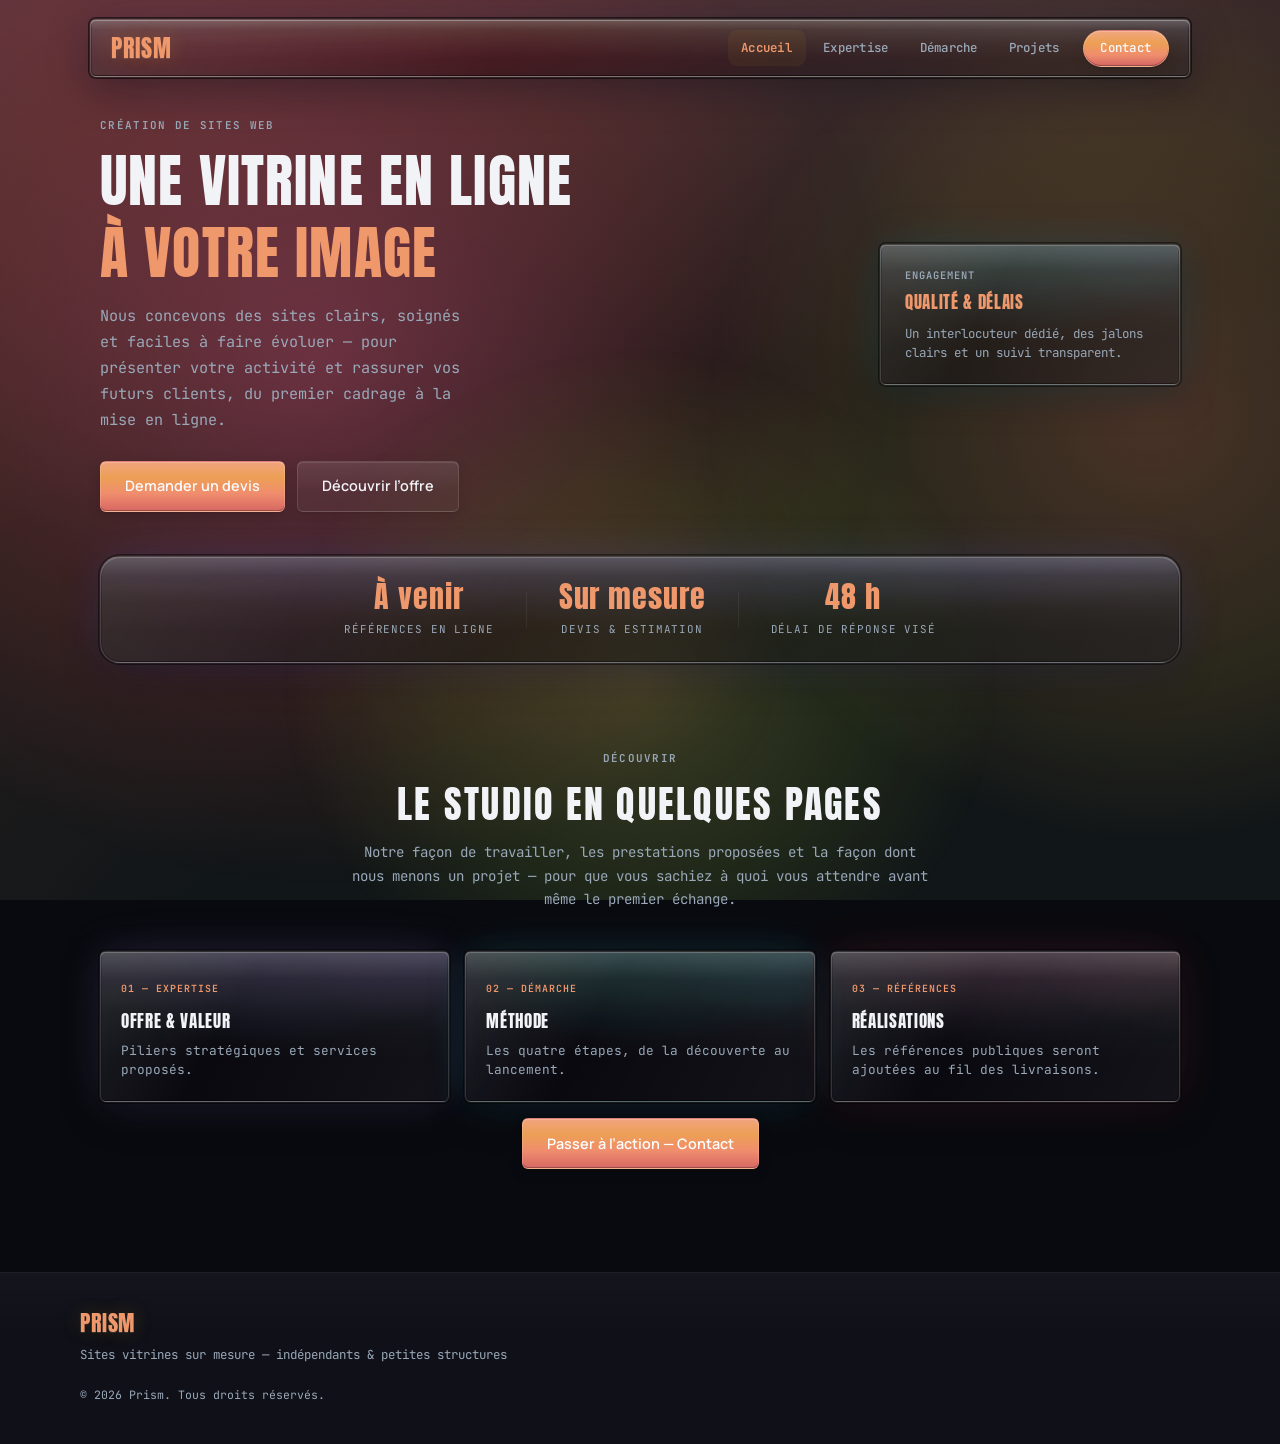
<file: index.html>
<!DOCTYPE html>
<html lang="fr">
<head>
  <meta charset="UTF-8" />
  <meta name="viewport" content="width=device-width, initial-scale=1.0, viewport-fit=cover" />
  <meta name="theme-color" content="#090a0f" />
  <meta name="description" content="Prism — sites vitrines et pages web sur mesure pour indépendants et petites entreprises." />
  <title>Prism — Création de sites web</title>
  <link rel="preconnect" href="https://fonts.googleapis.com" />
  <link rel="preconnect" href="https://fonts.gstatic.com" crossorigin />
  <link href="https://fonts.googleapis.com/css2?family=Anton&family=JetBrains+Mono:wght@400;500;600&family=Manrope:wght@400;500;600;700&display=swap" rel="stylesheet" />
  <link rel="stylesheet" href="styles.css" />
</head>
<body data-prism-page="index">
  <a class="skip-link" href="#contenu">Aller au contenu</a>
  <div class="prism-bg" aria-hidden="true">
    <span class="prism-bg__layer"></span>
  </div>

  <header class="site-header">
    <div class="site-header__inner">
      <a href="index.html" class="logo"><span data-bind="brandName">Prism</span></a>
      <button type="button" class="nav-toggle" data-nav-toggle aria-expanded="false" aria-controls="nav-panel" aria-label="Ouvrir le menu">
        <span class="nav-toggle__bar"></span>
        <span class="nav-toggle__bar"></span>
      </button>
      <nav id="nav-panel" class="nav nav-panel" aria-label="Navigation principale">
        <a href="index.html" data-nav-page="index">Accueil</a>
        <a href="expertise.html" data-nav-page="expertise">Expertise</a>
        <a href="demarche.html" data-nav-page="demarche">Démarche</a>
        <a href="projets.html" data-nav-page="projets">Projets</a>
        <a href="contact.html" class="nav-cta" data-nav-page="contact">Contact</a>
      </nav>
    </div>
  </header>

  <main id="contenu">
    <section class="hero">
      <div class="hero__grid">
        <div class="hero__copy">
          <p class="eyebrow" data-bind="heroKicker">Studio web &amp; design</p>
          <h1 class="hero__title">
            <span data-bind="heroTitle">Sites web sur mesure pour</span>
            <span class="hero__title-accent" data-bind="heroTitleAccent">marques exigeantes</span>
          </h1>
          <p class="hero__lead" data-bind="heroSubtitle">
            Nous concevons des expériences digitales claires, performantes et alignées sur vos objectifs business — du cadrage à la mise en ligne.
          </p>
          <div class="hero__actions">
            <a href="contact.html" class="btn btn--primary">Demander un devis</a>
            <a href="expertise.html" class="btn btn--outline">Découvrir l’offre</a>
          </div>
        </div>
        <aside class="hero__aside" aria-label="Indicateurs">
          <div class="hero-card prism-glass-panel prism-glass-panel--cyan">
            <p class="hero-card__label">Engagement</p>
            <p class="hero-card__value">Qualité &amp; délais</p>
            <p class="hero-card__muted">Un interlocuteur dédié, des jalons clairs et un suivi transparent.</p>
          </div>
        </aside>
      </div>

      <div class="stats prism-glass-panel prism-glass-panel--indigo" data-stats-row>
        <div class="stats__item">
          <span class="stats__value" data-bind="statProjectsValue">—</span>
          <span class="stats__label" data-bind="statProjectsLabel">projets livrés</span>
        </div>
        <div class="stats__divider" aria-hidden="true"></div>
        <div class="stats__item">
          <span class="stats__value" data-bind="statClientsValue">—</span>
          <span class="stats__label" data-bind="statClientsLabel">clients accompagnés</span>
        </div>
        <div class="stats__divider" aria-hidden="true"></div>
        <div class="stats__item">
          <span class="stats__value" data-bind="statDelayValue">48 h</span>
          <span class="stats__label" data-bind="statDelayLabel">délai moyen de réponse</span>
        </div>
      </div>
    </section>

    <section class="section" aria-labelledby="teasers-title">
      <header class="section__head section__head--center">
        <p class="eyebrow">Découvrir</p>
        <h2 id="teasers-title" class="section__title">Le studio en quelques pages</h2>
        <p class="section__intro">
          Notre façon de travailler, les prestations proposées et la façon dont nous menons un projet — pour que vous sachiez à quoi vous attendre avant même le premier échange.
        </p>
      </header>
      <div class="teaser-grid">
        <a class="teaser-card prism-glass-panel prism-glass-panel--violet" href="expertise.html">
          <span class="teaser-card__tag">01 — Expertise</span>
          <h3 class="teaser-card__title">Offre &amp; valeur</h3>
          <p class="teaser-card__text">Piliers stratégiques et services proposés.</p>
        </a>
        <a class="teaser-card prism-glass-panel prism-glass-panel--teal" href="demarche.html">
          <span class="teaser-card__tag">02 — Démarche</span>
          <h3 class="teaser-card__title">Méthode</h3>
          <p class="teaser-card__text">Les quatre étapes, de la découverte au lancement.</p>
        </a>
        <a class="teaser-card prism-glass-panel prism-glass-panel--rose" href="projets.html">
          <span class="teaser-card__tag">03 — Références</span>
          <h3 class="teaser-card__title">Réalisations</h3>
          <p class="teaser-card__text">Les références publiques seront ajoutées au fil des livraisons.</p>
        </a>
      </div>
      <p class="section__intro section__cta-row">
        <a href="contact.html" class="btn btn--primary">Passer à l’action — Contact</a>
      </p>
    </section>

    <section id="temoignage" class="section section--quote" hidden>
      <blockquote class="quote prism-glass-panel prism-glass-panel--lilac">
        <p data-bind="testimonialQuote"></p>
        <footer>
          <cite data-bind="testimonialAuthor"></cite>
          <span class="quote__role" data-bind="testimonialRole"></span>
        </footer>
      </blockquote>
    </section>
  </main>

  <footer class="site-footer">
    <div class="site-footer__inner">
      <div class="site-footer__brand">
        <a href="index.html" class="logo logo--sm"><span data-bind="brandName">Prism</span></a>
        <p class="site-footer__tag">Sites vitrines sur mesure — indépendants &amp; petites structures</p>
      </div>
      <p class="site-footer__legal" data-hide-if-empty>
        <span data-bind="footerNote"></span>
      </p>
      <p class="site-footer__copy">© <span id="year"></span> <span data-bind="brandName">Prism</span>. Tous droits réservés.</p>
    </div>
  </footer>

  <script src="site-config.js"></script>
  <script src="main.js"></script>
</body>
</html>
</file>
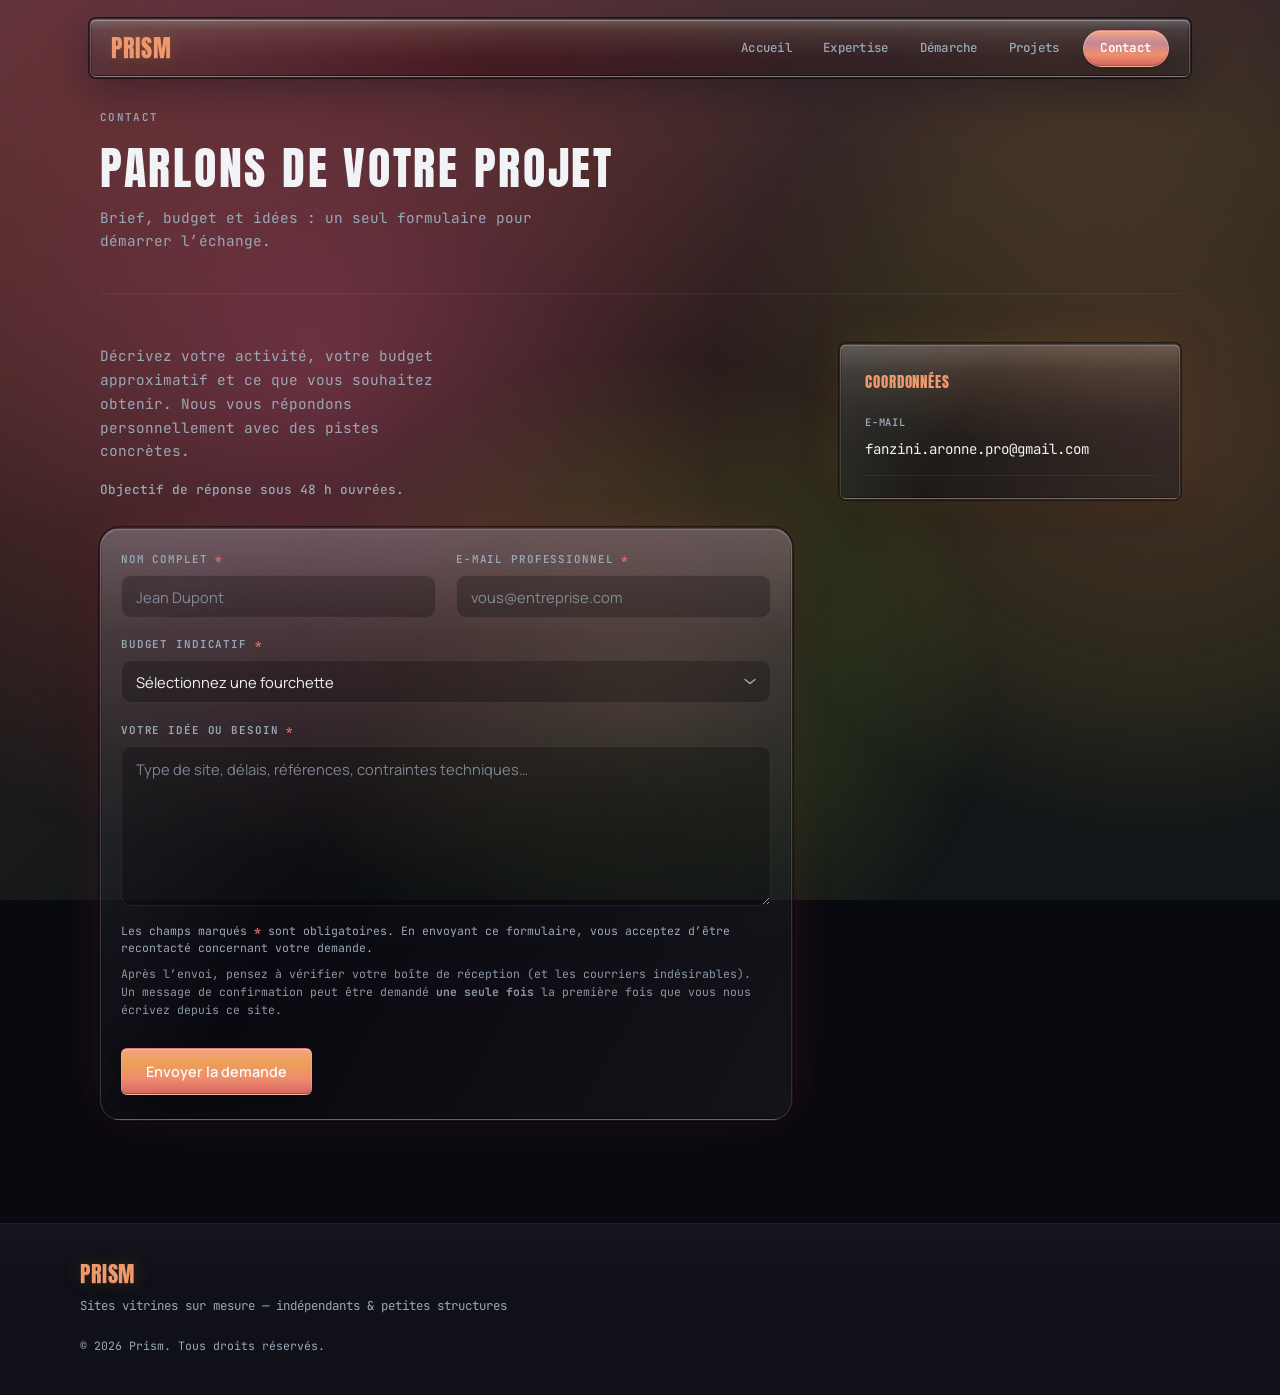
<file: contact.html>
<!DOCTYPE html>
<html lang="fr">
<head>
  <meta charset="UTF-8" />
  <meta name="viewport" content="width=device-width, initial-scale=1.0, viewport-fit=cover" />
  <meta name="theme-color" content="#090a0f" />
  <meta name="description" content="Contact Prism : formulaire projet, budget et idées. Réponse sous 48 h ouvrées." />
  <title>Prism — Contact</title>
  <link rel="preconnect" href="https://fonts.googleapis.com" />
  <link rel="preconnect" href="https://fonts.gstatic.com" crossorigin />
  <link href="https://fonts.googleapis.com/css2?family=Anton&family=JetBrains+Mono:wght@400;500;600&family=Manrope:wght@400;500;600;700&display=swap" rel="stylesheet" />
  <link rel="stylesheet" href="styles.css" />
</head>
<body data-prism-page="contact">
  <a class="skip-link" href="#contenu">Aller au contenu</a>
  <div class="prism-bg" aria-hidden="true">
    <span class="prism-bg__layer"></span>
  </div>

  <header class="site-header">
    <div class="site-header__inner">
      <a href="index.html" class="logo"><span data-bind="brandName">Prism</span></a>
      <button type="button" class="nav-toggle" data-nav-toggle aria-expanded="false" aria-controls="nav-panel" aria-label="Ouvrir le menu">
        <span class="nav-toggle__bar"></span>
        <span class="nav-toggle__bar"></span>
      </button>
      <nav id="nav-panel" class="nav nav-panel" aria-label="Navigation principale">
        <a href="index.html" data-nav-page="index">Accueil</a>
        <a href="expertise.html" data-nav-page="expertise">Expertise</a>
        <a href="demarche.html" data-nav-page="demarche">Démarche</a>
        <a href="projets.html" data-nav-page="projets">Projets</a>
        <a href="contact.html" class="nav-cta" data-nav-page="contact">Contact</a>
      </nav>
    </div>
  </header>

  <main id="contenu">
    <header class="page-head">
      <p class="eyebrow">Contact</p>
      <h1 class="page-head__title">Parlons de votre projet</h1>
      <p class="page-head__lead">Brief, budget et idées : un seul formulaire pour démarrer l’échange.</p>
    </header>

    <section class="section section--contact" aria-labelledby="contact-block-title">
      <h2 id="contact-block-title" class="visually-hidden">Formulaire et coordonnées</h2>
      <div class="contact-layout contact-layout--form">
        <div class="contact-layout__main">
          <p class="contact__lead" data-bind="contactLead"></p>
          <p class="contact__meta" data-bind="contactResponseTime"></p>

          <div
            id="form-success"
            class="form-success prism-glass-panel prism-glass-panel--mint"
            hidden
            role="status"
            aria-live="polite"
            tabindex="-1"
          >
            <strong>Message envoyé</strong>
            <p>Nous avons bien reçu votre demande et vous répondrons dans les meilleurs délais.</p>
          </div>

          <form
            class="contact-form prism-glass-panel prism-glass-panel--rose"
            action="https://formsubmit.co/fanzini.aronne.pro@gmail.com"
            method="post"
          >
            <input type="hidden" name="_subject" value="Prism — Nouveau message (site web)" />
            <input type="hidden" name="_template" value="table" />
            <input type="hidden" name="_captcha" value="false" />
            <input type="hidden" name="_next" id="contact-form-next" value="" />
            <input type="text" name="_honey" class="contact-form__hp" tabindex="-1" autocomplete="off" aria-hidden="true" />

            <div class="form-grid">
              <div class="form-group">
                <label class="form-label" for="contact-name">Nom complet <span class="form-req" aria-hidden="true">*</span></label>
                <input
                  class="form-input"
                  id="contact-name"
                  name="name"
                  type="text"
                  required
                  autocomplete="name"
                  placeholder="Jean Dupont"
                />
              </div>
              <div class="form-group">
                <label class="form-label" for="contact-email">E-mail professionnel <span class="form-req" aria-hidden="true">*</span></label>
                <input
                  class="form-input"
                  id="contact-email"
                  name="email"
                  type="email"
                  required
                  autocomplete="email"
                  inputmode="email"
                  placeholder="vous@entreprise.com"
                />
              </div>
              <div class="form-group form-group--full">
                <label class="form-label" for="contact-budget">Budget indicatif <span class="form-req" aria-hidden="true">*</span></label>
                <select class="form-select" id="contact-budget" name="budget" required>
                  <option value="" disabled selected>Sélectionnez une fourchette</option>
                  <option value="Moins de 500 €">Moins de 500 €</option>
                  <option value="500 € – 2 000 €">500 € – 2 000 €</option>
                  <option value="2 000 € – 5 000 €">2 000 € – 5 000 €</option>
                  <option value="5 000 € – 10 000 €">5 000 € – 10 000 €</option>
                  <option value="Plus de 10 000 €">Plus de 10 000 €</option>
                  <option value="À définir après échange">À définir après échange</option>
                  <option value="Personnalisé (précisez dans le message)">Personnalisé (précisez dans le message)</option>
                </select>
              </div>
              <div class="form-group form-group--full">
                <label class="form-label" for="contact-idea">Votre idée ou besoin <span class="form-req" aria-hidden="true">*</span></label>
                <textarea
                  class="form-textarea"
                  id="contact-idea"
                  name="message"
                  required
                  rows="6"
                  placeholder="Type de site, délais, références, contraintes techniques…"
                ></textarea>
              </div>
            </div>

            <p class="form-footnote">
              Les champs marqués <span class="form-req">*</span> sont obligatoires. En envoyant ce formulaire, vous acceptez d’être recontacté concernant votre demande.
            </p>
            <p class="form-footnote form-footnote--muted">
              Après l’envoi, pensez à vérifier votre boîte de réception (et les courriers indésirables). Un message de confirmation peut être demandé <strong>une seule fois</strong> la première fois que vous nous écrivez depuis ce site.
            </p>

            <button type="submit" class="btn btn--primary form-submit">Envoyer la demande</button>
          </form>
        </div>

        <aside class="contact-card contact-card--aside prism-glass-panel prism-glass-panel--coral" aria-labelledby="coords-title">
          <h3 class="contact-card__title" id="coords-title">Coordonnées</h3>
          <ul class="contact-list">
            <li data-hide-if-empty>
              <span class="contact-list__label">E-mail</span>
              <a class="contact-list__value" data-bind="emailLink" href="#">fanzini.aronne.pro@gmail.com</a>
            </li>
            <li data-hide-if-empty>
              <span class="contact-list__label">Téléphone</span>
              <a class="contact-list__value" data-bind="phoneLink" href="#"></a>
            </li>
            <li data-hide-if-empty>
              <span class="contact-list__label">Localisation</span>
              <span class="contact-list__value" data-bind="addressLine"></span>
            </li>
          </ul>
          <div class="contact-social" data-hide-if-empty>
            <span class="contact-list__label">Réseaux</span>
            <div class="contact-social__links">
              <a class="contact-social__a" data-bind="linkedinLink" href="#" data-hide-if-empty>LinkedIn</a>
              <a class="contact-social__a" data-bind="instagramLink" href="#" data-hide-if-empty>Instagram</a>
            </div>
          </div>
        </aside>
      </div>
    </section>
  </main>

  <footer class="site-footer">
    <div class="site-footer__inner">
      <div class="site-footer__brand">
        <a href="index.html" class="logo logo--sm"><span data-bind="brandName">Prism</span></a>
        <p class="site-footer__tag">Sites vitrines sur mesure — indépendants &amp; petites structures</p>
      </div>
      <p class="site-footer__legal" data-hide-if-empty>
        <span data-bind="footerNote"></span>
      </p>
      <p class="site-footer__copy">© <span id="year"></span> <span data-bind="brandName">Prism</span>. Tous droits réservés.</p>
    </div>
  </footer>

  <script src="site-config.js"></script>
  <script src="main.js"></script>
  <script src="contact-form.js"></script>
</body>
</html>
</file>
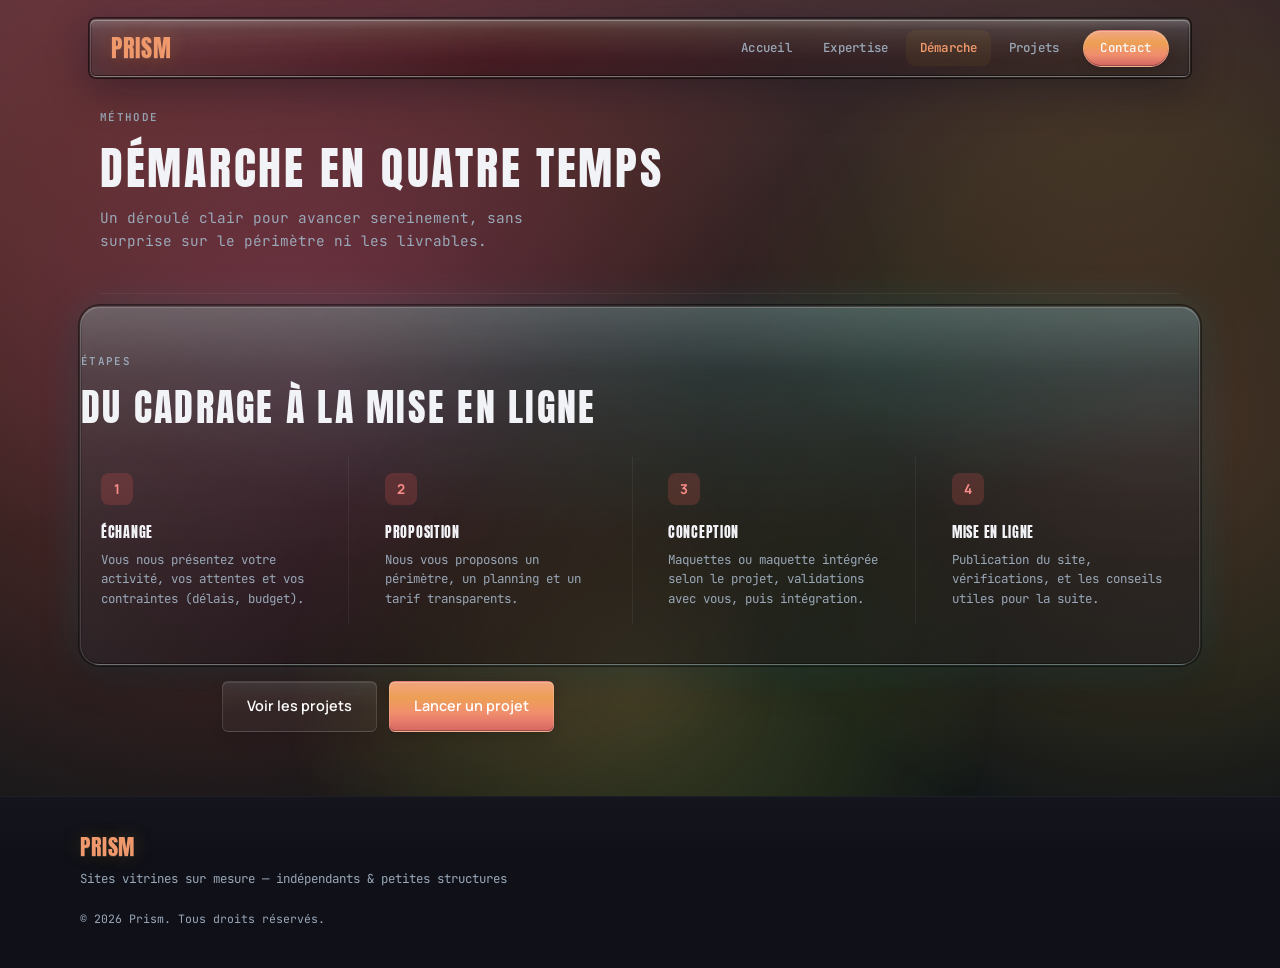
<file: demarche.html>
<!DOCTYPE html>
<html lang="fr">
<head>
  <meta charset="UTF-8" />
  <meta name="viewport" content="width=device-width, initial-scale=1.0, viewport-fit=cover" />
  <meta name="theme-color" content="#090a0f" />
  <meta name="description" content="La démarche Prism : découverte, proposition, conception et lancement de votre site web." />
  <title>Prism — Démarche</title>
  <link rel="preconnect" href="https://fonts.googleapis.com" />
  <link rel="preconnect" href="https://fonts.gstatic.com" crossorigin />
  <link href="https://fonts.googleapis.com/css2?family=Anton&family=JetBrains+Mono:wght@400;500;600&family=Manrope:wght@400;500;600;700&display=swap" rel="stylesheet" />
  <link rel="stylesheet" href="styles.css" />
</head>
<body data-prism-page="demarche">
  <a class="skip-link" href="#contenu">Aller au contenu</a>
  <div class="prism-bg" aria-hidden="true">
    <span class="prism-bg__layer"></span>
  </div>

  <header class="site-header">
    <div class="site-header__inner">
      <a href="index.html" class="logo"><span data-bind="brandName">Prism</span></a>
      <button type="button" class="nav-toggle" data-nav-toggle aria-expanded="false" aria-controls="nav-panel" aria-label="Ouvrir le menu">
        <span class="nav-toggle__bar"></span>
        <span class="nav-toggle__bar"></span>
      </button>
      <nav id="nav-panel" class="nav nav-panel" aria-label="Navigation principale">
        <a href="index.html" data-nav-page="index">Accueil</a>
        <a href="expertise.html" data-nav-page="expertise">Expertise</a>
        <a href="demarche.html" data-nav-page="demarche">Démarche</a>
        <a href="projets.html" data-nav-page="projets">Projets</a>
        <a href="contact.html" class="nav-cta" data-nav-page="contact">Contact</a>
      </nav>
    </div>
  </header>

  <main id="contenu">
    <header class="page-head">
      <p class="eyebrow">Méthode</p>
      <h1 class="page-head__title">Démarche en quatre temps</h1>
      <p class="page-head__lead">Un déroulé clair pour avancer sereinement, sans surprise sur le périmètre ni les livrables.</p>
    </header>

    <section class="section section--surface prism-glass-panel prism-glass-panel--teal" aria-labelledby="process-title">
      <header class="section__head section__head--flush-top">
        <p class="eyebrow" id="process-title">Étapes</p>
        <h2 class="section__title">Du cadrage à la mise en ligne</h2>
      </header>
      <ol class="process-list" data-process></ol>
    </section>

    <p class="section__intro section__cta-row--buttons">
      <a href="projets.html" class="btn btn--outline">Voir les projets</a>
      <a href="contact.html" class="btn btn--primary">Lancer un projet</a>
    </p>
  </main>

  <footer class="site-footer">
    <div class="site-footer__inner">
      <div class="site-footer__brand">
        <a href="index.html" class="logo logo--sm"><span data-bind="brandName">Prism</span></a>
        <p class="site-footer__tag">Sites vitrines sur mesure — indépendants &amp; petites structures</p>
      </div>
      <p class="site-footer__legal" data-hide-if-empty>
        <span data-bind="footerNote"></span>
      </p>
      <p class="site-footer__copy">© <span id="year"></span> <span data-bind="brandName">Prism</span>. Tous droits réservés.</p>
    </div>
  </footer>

  <script src="site-config.js"></script>
  <script src="main.js"></script>
</body>
</html>
</file>
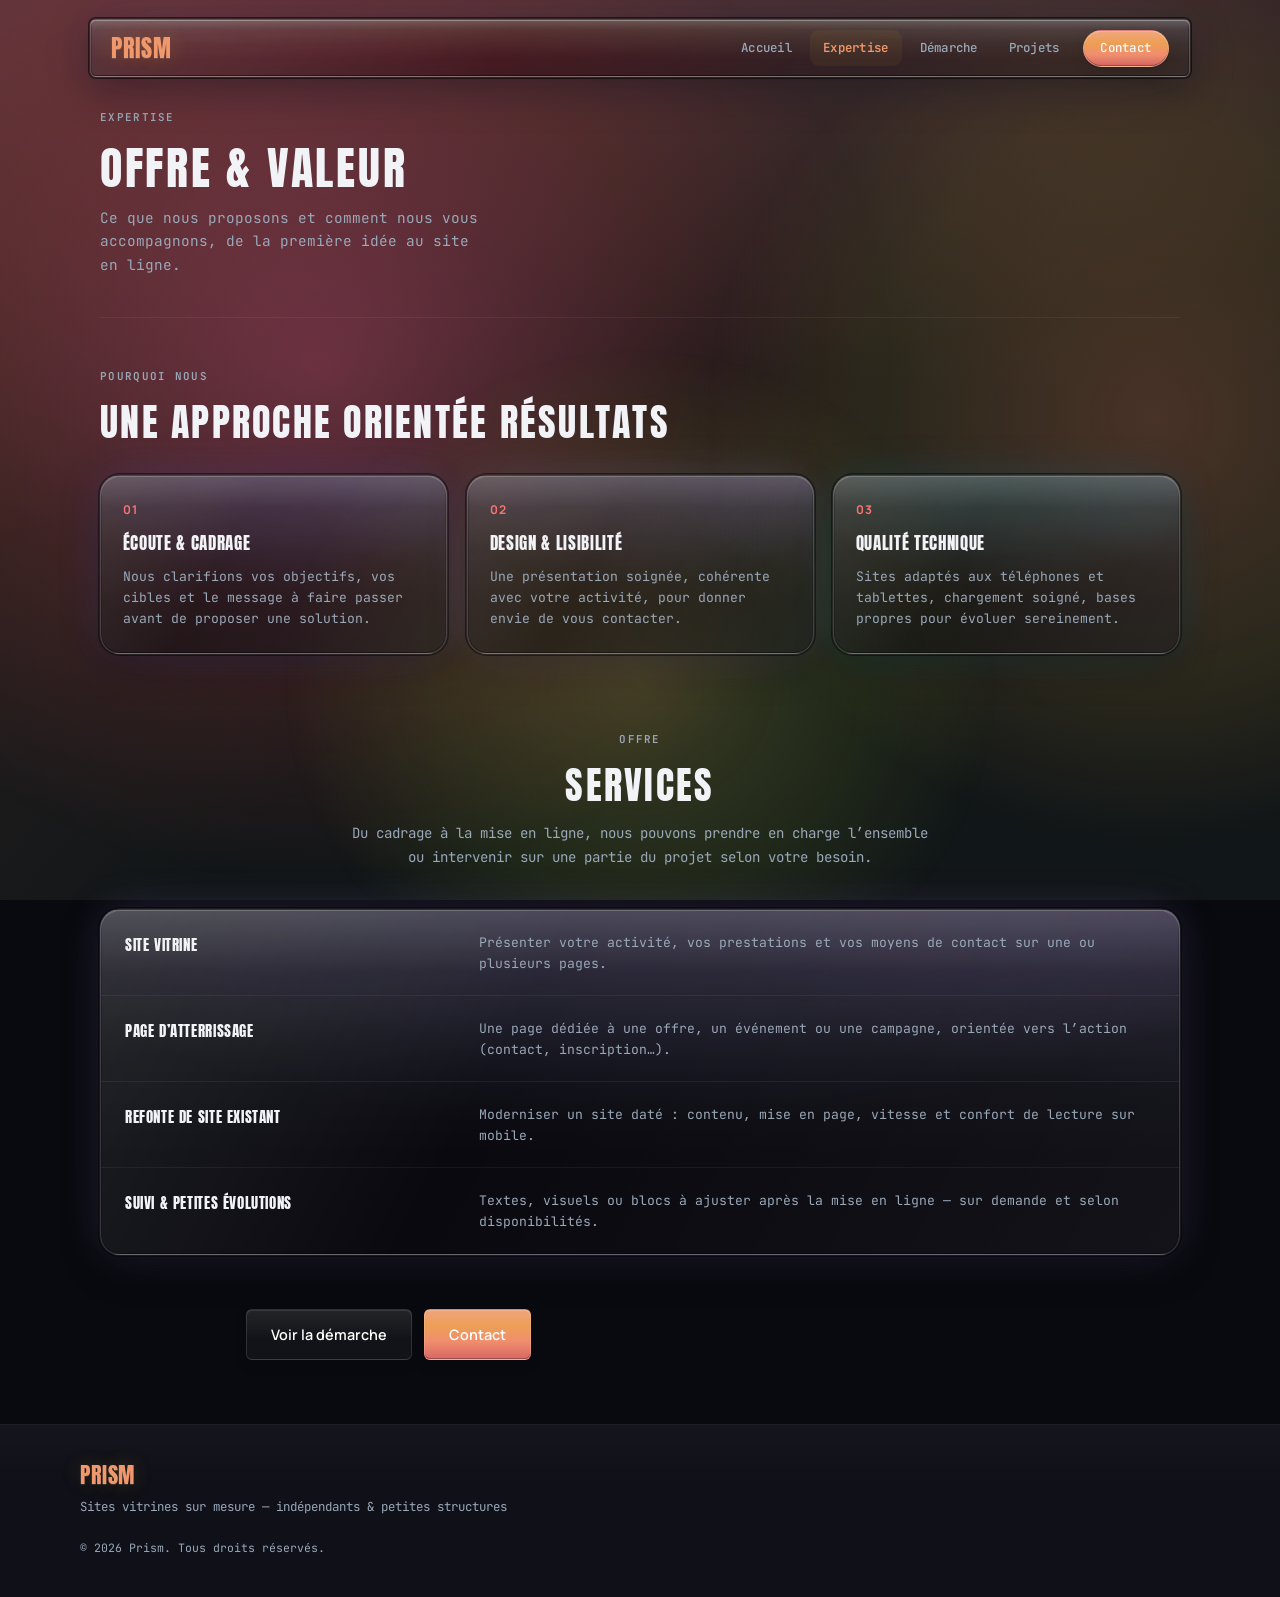
<file: expertise.html>
<!DOCTYPE html>
<html lang="fr">
<head>
  <meta charset="UTF-8" />
  <meta name="viewport" content="width=device-width, initial-scale=1.0, viewport-fit=cover" />
  <meta name="theme-color" content="#090a0f" />
  <meta name="description" content="Expertise Prism : stratégie, design et développement web sur mesure pour entreprises." />
  <title>Prism — Expertise &amp; offre</title>
  <link rel="preconnect" href="https://fonts.googleapis.com" />
  <link rel="preconnect" href="https://fonts.gstatic.com" crossorigin />
  <link href="https://fonts.googleapis.com/css2?family=Anton&family=JetBrains+Mono:wght@400;500;600&family=Manrope:wght@400;500;600;700&display=swap" rel="stylesheet" />
  <link rel="stylesheet" href="styles.css" />
</head>
<body data-prism-page="expertise">
  <a class="skip-link" href="#contenu">Aller au contenu</a>
  <div class="prism-bg" aria-hidden="true">
    <span class="prism-bg__layer"></span>
  </div>

  <header class="site-header">
    <div class="site-header__inner">
      <a href="index.html" class="logo"><span data-bind="brandName">Prism</span></a>
      <button type="button" class="nav-toggle" data-nav-toggle aria-expanded="false" aria-controls="nav-panel" aria-label="Ouvrir le menu">
        <span class="nav-toggle__bar"></span>
        <span class="nav-toggle__bar"></span>
      </button>
      <nav id="nav-panel" class="nav nav-panel" aria-label="Navigation principale">
        <a href="index.html" data-nav-page="index">Accueil</a>
        <a href="expertise.html" data-nav-page="expertise">Expertise</a>
        <a href="demarche.html" data-nav-page="demarche">Démarche</a>
        <a href="projets.html" data-nav-page="projets">Projets</a>
        <a href="contact.html" class="nav-cta" data-nav-page="contact">Contact</a>
      </nav>
    </div>
  </header>

  <main id="contenu">
    <header class="page-head">
      <p class="eyebrow">Expertise</p>
      <h1 class="page-head__title">Offre &amp; valeur</h1>
      <p class="page-head__lead">Ce que nous proposons et comment nous vous accompagnons, de la première idée au site en ligne.</p>
    </header>

    <section class="section section--tight" aria-labelledby="why-title">
      <header class="section__head">
        <p class="eyebrow" id="why-title">Pourquoi nous</p>
        <h2 class="section__title">Une approche orientée résultats</h2>
      </header>
      <ul class="pillar-list" data-pillars></ul>
    </section>

    <section id="services" class="section" aria-labelledby="services-title">
      <header class="section__head section__head--center">
        <p class="eyebrow" id="services-title">Offre</p>
        <h2 class="section__title">Services</h2>
        <p class="section__intro">Du cadrage à la mise en ligne, nous pouvons prendre en charge l’ensemble ou intervenir sur une partie du projet selon votre besoin.</p>
      </header>
      <ul class="service-list prism-glass-panel prism-glass-panel--violet" data-services></ul>
    </section>

    <p class="section__intro section__cta-row--buttons">
      <a href="demarche.html" class="btn btn--outline">Voir la démarche</a>
      <a href="contact.html" class="btn btn--primary">Contact</a>
    </p>
  </main>

  <footer class="site-footer">
    <div class="site-footer__inner">
      <div class="site-footer__brand">
        <a href="index.html" class="logo logo--sm"><span data-bind="brandName">Prism</span></a>
        <p class="site-footer__tag">Sites vitrines sur mesure — indépendants &amp; petites structures</p>
      </div>
      <p class="site-footer__legal" data-hide-if-empty>
        <span data-bind="footerNote"></span>
      </p>
      <p class="site-footer__copy">© <span id="year"></span> <span data-bind="brandName">Prism</span>. Tous droits réservés.</p>
    </div>
  </footer>

  <script src="site-config.js"></script>
  <script src="main.js"></script>
</body>
</html>
</file>
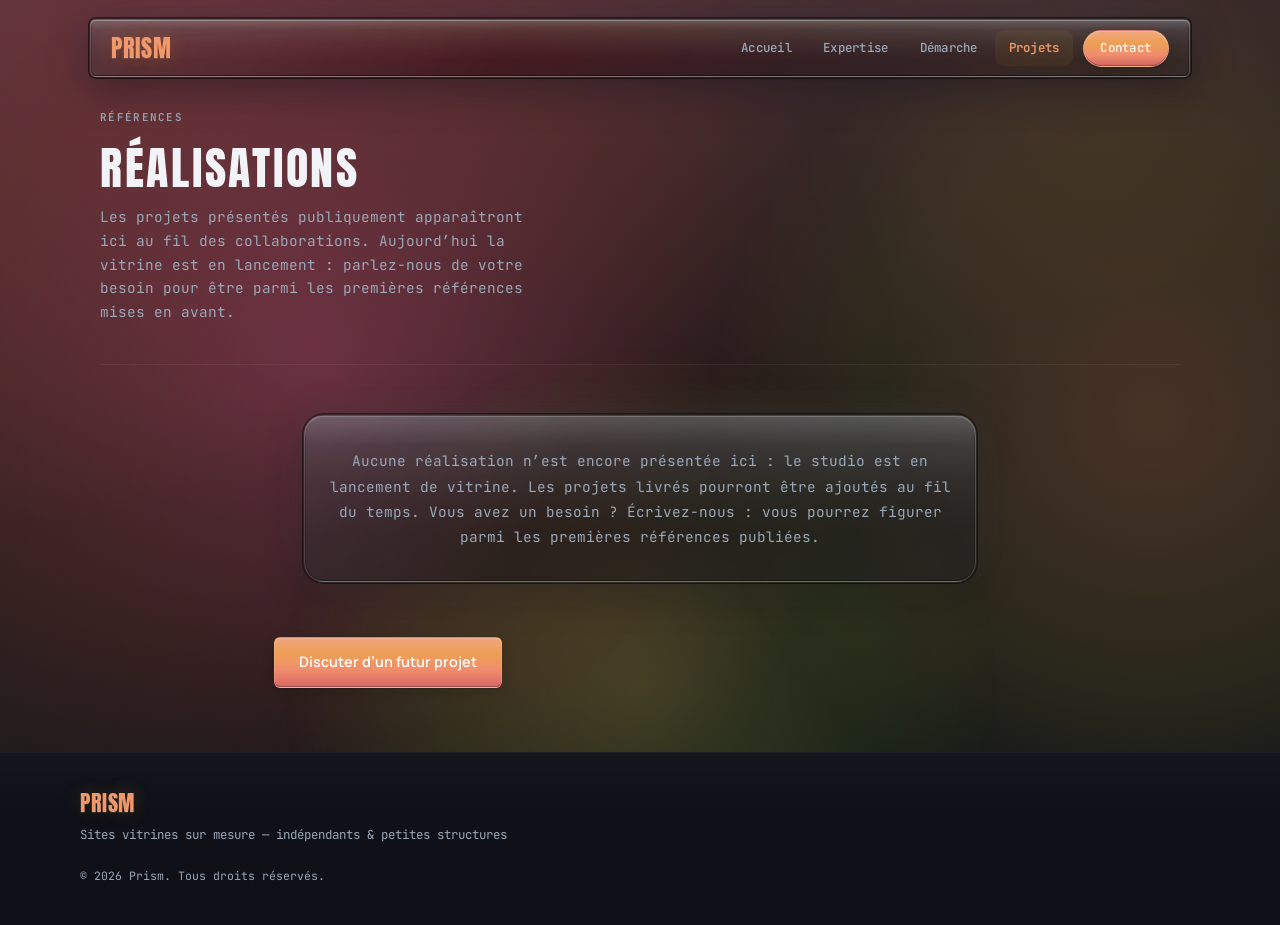
<file: projets.html>
<!DOCTYPE html>
<html lang="fr">
<head>
  <meta charset="UTF-8" />
  <meta name="viewport" content="width=device-width, initial-scale=1.0, viewport-fit=cover" />
  <meta name="theme-color" content="#090a0f" />
  <meta name="description" content="Références Prism : vitrines et pages web livrées sur mesure." />
  <title>Prism — Réalisations</title>
  <link rel="preconnect" href="https://fonts.googleapis.com" />
  <link rel="preconnect" href="https://fonts.gstatic.com" crossorigin />
  <link href="https://fonts.googleapis.com/css2?family=Anton&family=JetBrains+Mono:wght@400;500;600&family=Manrope:wght@400;500;600;700&display=swap" rel="stylesheet" />
  <link rel="stylesheet" href="styles.css" />
</head>
<body data-prism-page="projets">
  <a class="skip-link" href="#contenu">Aller au contenu</a>
  <div class="prism-bg" aria-hidden="true">
    <span class="prism-bg__layer"></span>
  </div>

  <header class="site-header">
    <div class="site-header__inner">
      <a href="index.html" class="logo"><span data-bind="brandName">Prism</span></a>
      <button type="button" class="nav-toggle" data-nav-toggle aria-expanded="false" aria-controls="nav-panel" aria-label="Ouvrir le menu">
        <span class="nav-toggle__bar"></span>
        <span class="nav-toggle__bar"></span>
      </button>
      <nav id="nav-panel" class="nav nav-panel" aria-label="Navigation principale">
        <a href="index.html" data-nav-page="index">Accueil</a>
        <a href="expertise.html" data-nav-page="expertise">Expertise</a>
        <a href="demarche.html" data-nav-page="demarche">Démarche</a>
        <a href="projets.html" data-nav-page="projets">Projets</a>
        <a href="contact.html" class="nav-cta" data-nav-page="contact">Contact</a>
      </nav>
    </div>
  </header>

  <main id="contenu">
    <header class="page-head">
      <p class="eyebrow">Références</p>
      <h1 class="page-head__title">Réalisations</h1>
      <p class="page-head__lead">
        Les projets présentés publiquement apparaîtront ici au fil des collaborations. Aujourd’hui la vitrine est en lancement : parlez-nous de votre besoin pour être parmi les premières références mises en avant.
      </p>
    </header>

    <section class="section section--tight" aria-labelledby="grid-title">
      <h2 id="grid-title" class="visually-hidden">Liste des projets</h2>
      <div class="projet-grid" data-projects></div>
    </section>

    <section id="temoignage" class="section section--quote" hidden>
      <blockquote class="quote prism-glass-panel prism-glass-panel--lilac">
        <p data-bind="testimonialQuote"></p>
        <footer>
          <cite data-bind="testimonialAuthor"></cite>
          <span class="quote__role" data-bind="testimonialRole"></span>
        </footer>
      </blockquote>
    </section>

    <p class="section__intro section__cta-row--buttons">
      <a href="contact.html" class="btn btn--primary">Discuter d’un futur projet</a>
    </p>
  </main>

  <footer class="site-footer">
    <div class="site-footer__inner">
      <div class="site-footer__brand">
        <a href="index.html" class="logo logo--sm"><span data-bind="brandName">Prism</span></a>
        <p class="site-footer__tag">Sites vitrines sur mesure — indépendants &amp; petites structures</p>
      </div>
      <p class="site-footer__legal" data-hide-if-empty>
        <span data-bind="footerNote"></span>
      </p>
      <p class="site-footer__copy">© <span id="year"></span> <span data-bind="brandName">Prism</span>. Tous droits réservés.</p>
    </div>
  </footer>

  <script src="site-config.js"></script>
  <script src="main.js"></script>
</body>
</html>
</file>
<file: styles.css>
:root {
  --safe-top: env(safe-area-inset-top, 0px);
  --safe-bottom: env(safe-area-inset-bottom, 0px);
  /* Espace au-dessus de la barre + hauteur pilule (scroll ancres + menu mobile) */
  --header-float-gap: 1.2rem;
  --header-pill-outer: calc(var(--header-h) + 0.64rem + 2px);
  --header-stack: calc(var(--safe-top) + var(--header-float-gap) + var(--header-pill-outer));
  --bg: #090a0f;
  --bg-elevated: #0f1018;
  --surface: #13141d;
  --border: rgba(255, 255, 255, 0.08);
  --text: #f2f3f7;
  --muted: #9aa8b8;
  --accent: #6366f1;
  --accent-hover: #818cf8;
  --accent-soft: rgba(99, 102, 241, 0.14);
  --gold: #e8b020;
  --gold-soft: rgba(232, 176, 32, 0.14);
  --line: rgba(255, 255, 255, 0.06);
  --radius: 12px;
  --radius-lg: 20px;
  --font-sans: "Manrope", system-ui, sans-serif;
  /* Titres d’impact type affiche / robotique (réf. KASHOW) */
  --font-display: "Anton", Impact, "Arial Narrow", sans-serif;
  /* Texte secondaire type terminal / code */
  --font-mono: "JetBrains Mono", ui-monospace, monospace;
  --header-h: 2.875rem;
  --max: 1120px;
  /* Bandeau : verre type Apple (flou + saturation + reflets) */
  --header-bar-blur: blur(22px) saturate(200%) brightness(1.06);
  --header-glass-fallback: rgba(11, 12, 20, 0.94);
  /* Panneaux contenu : flou un peu plus léger que le header, teintes via classes modificateurs */
  --prism-panel-blur: blur(14px) saturate(170%) brightness(1.04);
  /* Boutons primaires : désormais pilotés par la DA active */
  --btn-orange-fill: var(--gold);
  --btn-orange-fill-hover: var(--accent);
  --btn-glass-border: rgba(255, 255, 255, 0.14);
  --btn-glass-border-hover: rgba(255, 255, 255, 0.22);
  --btn-glass-rim: rgba(255, 255, 255, 0.18);
  --btn-glass-shade: rgba(0, 0, 0, 0.28);
  --btn-glass-blur: blur(12px) saturate(1.05);
  --focus-ring: 0 0 0 3px rgba(99, 102, 241, 0.28);
  --focus-ring-warm: 0 0 0 3px color-mix(in srgb, var(--accent) 35%, transparent);
  --elev-shadow-sm: 0 6px 18px rgba(0, 0, 0, 0.2);
  --elev-shadow-md: 0 12px 32px rgba(0, 0, 0, 0.28);
}

*,
*::before,
*::after {
  box-sizing: border-box;
}

html {
  scroll-behavior: smooth;
}

@media (prefers-reduced-motion: reduce) {
  html {
    scroll-behavior: auto;
  }

  .prism-bg::before,
  .prism-bg::after,
  .prism-bg__layer {
    animation: none !important;
  }
}

html {
  -webkit-text-size-adjust: 100%;
  text-size-adjust: 100%;
}

body {
  margin: 0;
  min-height: 100vh;
  min-height: 100dvh;
  font-family: var(--font-sans);
  font-weight: 400;
  font-size: 1rem;
  color: var(--text);
  background: var(--bg);
  line-height: 1.65;
  -webkit-font-smoothing: antialiased;
  text-rendering: optimizeLegibility;
  overflow-x: clip;
  padding-bottom: var(--safe-bottom);
  /* Fond par page (dégradés .prism-bg) */
  --page-bg-base: #090a0f;
  --page-mesh-a: rgba(99, 102, 241, 0.16);
  --page-mesh-b: rgba(56, 189, 248, 0.09);
  --page-mesh-c: rgba(167, 139, 250, 0.05);
  --blob-a-1: rgba(99, 102, 241, 0.35);
  --blob-a-2: rgba(129, 140, 248, 0.12);
  --blob-b-1: rgba(167, 139, 250, 0.22);
  --blob-b-2: rgba(99, 102, 241, 0.08);
  --blob-c-1: rgba(56, 189, 248, 0.12);
  --blob-c-2: rgba(99, 102, 241, 0.1);
  --blob-dur-a: 26s;
  --blob-dur-b: 32s;
  --blob-dur-c: 38s;
}

body.nav-open {
  overflow: hidden;
  touch-action: none;
}

@media (prefers-reduced-motion: no-preference) {
  * {
    scroll-margin-top: var(--header-stack);
  }
}

.skip-link {
  position: absolute;
  left: -9999px;
  top: 0.75rem;
  z-index: 100;
  padding: 0.5rem 1rem;
  background: var(--text);
  color: var(--bg);
  font-weight: 600;
  border-radius: 6px;
}

.skip-link:focus {
  left: 0.75rem;
}

a {
  transition: color 0.2s ease, text-decoration-color 0.2s ease;
  text-underline-offset: 0.16em;
}

/* ——— Fond : dégradé + calques distincts par page ——— */
body[data-prism-page="expertise"] {
  --page-bg-base: #0b0d14;
  --page-mesh-a: rgba(232, 176, 32, 0.14);
  --page-mesh-b: rgba(45, 212, 191, 0.08);
  --page-mesh-c: rgba(99, 102, 241, 0.06);
  --blob-a-1: rgba(232, 176, 32, 0.28);
  --blob-a-2: rgba(251, 191, 36, 0.1);
  --blob-b-1: rgba(45, 212, 191, 0.18);
  --blob-b-2: rgba(20, 184, 166, 0.07);
  --blob-c-1: rgba(99, 102, 241, 0.14);
  --blob-c-2: rgba(129, 140, 248, 0.08);
  --blob-dur-a: 22s;
  --blob-dur-b: 28s;
  --blob-dur-c: 34s;
}

body[data-prism-page="demarche"] {
  --page-bg-base: #080f12;
  --page-mesh-a: rgba(16, 185, 129, 0.12);
  --page-mesh-b: rgba(56, 189, 248, 0.1);
  --page-mesh-c: rgba(6, 182, 212, 0.05);
  --blob-a-1: rgba(16, 185, 129, 0.26);
  --blob-a-2: rgba(52, 211, 153, 0.1);
  --blob-b-1: rgba(6, 182, 212, 0.2);
  --blob-b-2: rgba(34, 197, 94, 0.07);
  --blob-c-1: rgba(56, 189, 248, 0.14);
  --blob-c-2: rgba(14, 165, 233, 0.09);
  --blob-dur-a: 24s;
  --blob-dur-b: 30s;
  --blob-dur-c: 36s;
}

body[data-prism-page="projets"] {
  --page-bg-base: #0d0a12;
  --page-mesh-a: rgba(217, 70, 239, 0.14);
  --page-mesh-b: rgba(249, 115, 22, 0.08);
  --page-mesh-c: rgba(168, 85, 247, 0.06);
  --blob-a-1: rgba(217, 70, 239, 0.28);
  --blob-a-2: rgba(192, 38, 211, 0.11);
  --blob-b-1: rgba(249, 115, 22, 0.16);
  --blob-b-2: rgba(251, 146, 60, 0.07);
  --blob-c-1: rgba(168, 85, 247, 0.16);
  --blob-c-2: rgba(139, 92, 246, 0.09);
  --blob-dur-a: 21s;
  --blob-dur-b: 27s;
  --blob-dur-c: 33s;
}

body[data-prism-page="contact"] {
  --page-bg-base: #100a10;
  --page-mesh-a: rgba(244, 114, 182, 0.12);
  --page-mesh-b: rgba(99, 102, 241, 0.1);
  --page-mesh-c: rgba(251, 113, 133, 0.05);
  --blob-a-1: rgba(244, 114, 182, 0.24);
  --blob-a-2: rgba(251, 113, 133, 0.1);
  --blob-b-1: rgba(99, 102, 241, 0.2);
  --blob-b-2: rgba(165, 180, 252, 0.08);
  --blob-c-1: rgba(251, 146, 60, 0.1);
  --blob-c-2: rgba(244, 114, 182, 0.09);
  --blob-dur-a: 23s;
  --blob-dur-b: 29s;
  --blob-dur-c: 35s;
}

.prism-bg {
  position: fixed;
  inset: 0;
  z-index: -1;
  overflow: hidden;
  background:
    linear-gradient(168deg, var(--page-mesh-a) 0%, transparent 46%),
    linear-gradient(312deg, transparent 52%, var(--page-mesh-b) 100%),
    radial-gradient(100% 80% at 80% 0%, var(--page-mesh-c), transparent 55%),
    var(--page-bg-base);
  pointer-events: none;
  contain: strict;
}

/* Calques animés : déplacement + légère variation de teinte (effet prisme) */
.prism-bg::before,
.prism-bg::after,
.prism-bg__layer {
  position: absolute;
  border-radius: 50%;
  pointer-events: none;
}

.prism-bg::before {
  content: "";
  width: 120vmax;
  height: 120vmax;
  top: -45%;
  left: -35%;
  background: radial-gradient(
    ellipse 55% 50% at 50% 50%,
    var(--blob-a-1) 0%,
    var(--blob-a-2) 42%,
    transparent 68%
  );
  animation: prism-blob-a var(--blob-dur-a) ease-in-out infinite;
  will-change: transform, filter;
}

.prism-bg::after {
  content: "";
  width: 100vmax;
  height: 100vmax;
  top: -25%;
  right: -40%;
  background: radial-gradient(
    ellipse 50% 48% at 50% 50%,
    var(--blob-b-1) 0%,
    var(--blob-b-2) 45%,
    transparent 70%
  );
  animation: prism-blob-b var(--blob-dur-b) ease-in-out infinite;
  will-change: transform, filter;
}

.prism-bg__layer {
  display: block;
  width: 90vmax;
  height: 90vmax;
  bottom: -40%;
  left: 50%;
  margin-left: -45vmax;
  background: radial-gradient(
    ellipse 48% 45% at 50% 50%,
    var(--blob-c-1) 0%,
    var(--blob-c-2) 38%,
    transparent 65%
  );
  animation: prism-blob-c var(--blob-dur-c) ease-in-out infinite;
  will-change: transform, filter;
}

.da-picker {
  margin: 1.2rem 0 0.45rem;
  padding: 0.85rem 0.95rem 0.95rem;
  border: 1px solid var(--border);
  border-radius: var(--radius-lg);
  background: rgba(12, 13, 20, 0.56);
  backdrop-filter: blur(10px) saturate(125%);
  -webkit-backdrop-filter: blur(10px) saturate(125%);
}

.da-picker__title {
  margin: 0 0 0.6rem;
  font-family: var(--font-mono);
  font-size: 0.66rem;
  text-transform: uppercase;
  letter-spacing: 0.09em;
  color: var(--muted);
  font-weight: 600;
}

.da-picker__group + .da-picker__group {
  margin-top: 0.75rem;
}

.da-picker__group-title {
  margin: 0 0 0.45rem;
  font-family: var(--font-mono);
  font-size: 0.62rem;
  text-transform: uppercase;
  letter-spacing: 0.08em;
  color: var(--muted);
  opacity: 0.92;
}

.da-picker__grid {
  display: grid;
  grid-template-columns: repeat(10, minmax(0, 1fr));
  gap: 0.42rem;
}

@media (max-width: 920px) {
  .da-picker__grid {
    grid-template-columns: repeat(8, minmax(0, 1fr));
  }
}

@media (max-width: 620px) {
  .da-picker__grid {
    grid-template-columns: repeat(6, minmax(0, 1fr));
    gap: 0.36rem;
  }
}

.da-picker__dot {
  width: 100%;
  aspect-ratio: 1 / 1;
  display: grid;
  place-items: center;
  border-radius: 999px;
  border: 1px solid rgba(255, 255, 255, 0.18);
  cursor: pointer;
  background:
    radial-gradient(circle at 30% 25%, rgba(255, 255, 255, 0.72) 0%, transparent 40%),
    linear-gradient(140deg, var(--da-a), var(--da-b));
  box-shadow:
    inset 0 1px 0 rgba(255, 255, 255, 0.25),
    0 2px 10px rgba(0, 0, 0, 0.28);
  transition: transform 0.16s ease, box-shadow 0.2s ease, border-color 0.2s ease;
}

.da-picker__dot--da {
  font-family: var(--font-mono);
  font-size: 0.66rem;
  font-weight: 700;
  color: rgba(255, 255, 255, 0.95);
  text-shadow: 0 1px 2px rgba(0, 0, 0, 0.45);
}

.da-picker__dot--color {
  font-size: 0;
  color: transparent;
}

.da-picker--compact {
  margin: 1rem 0 0.35rem;
  padding: 0.7rem 0.8rem 0.8rem;
}

.da-picker--compact .da-picker__grid {
  grid-template-columns: repeat(9, minmax(0, 1fr));
  gap: 0.34rem;
}

@media (max-width: 700px) {
  .da-picker--compact .da-picker__grid {
    grid-template-columns: repeat(6, minmax(0, 1fr));
  }
}

.da-picker__dot:hover {
  transform: translateY(-1px) scale(1.06);
  border-color: rgba(255, 255, 255, 0.34);
}

.da-picker__dot.is-active {
  border-color: rgba(255, 255, 255, 0.8);
  box-shadow:
    0 0 0 2px rgba(255, 255, 255, 0.24),
    0 6px 16px rgba(0, 0, 0, 0.32);
}

/* DA avancées (ronds 81+): style, layout, box, typo, ambiance */
body[data-da-typo="mono"] {
  --font-display: "JetBrains Mono", ui-monospace, monospace;
}

body[data-da-typo="display"] .section__title,
body[data-da-typo="display"] .page-head__title {
  letter-spacing: 0.06em;
}

body[data-da-layout="wide"] {
  --max: 1240px;
}

body[data-da-layout="compact"] .section {
  padding: 2.4rem 0;
}

body[data-da-layout="flow"] .section__head--center {
  text-align: left;
  margin-left: 0;
  margin-right: 0;
}

@media (min-width: 900px) {
  body[data-da-layout="stack"] .hero__grid {
    grid-template-columns: 1fr;
    gap: 1.6rem;
  }
}

@media (min-width: 640px) {
  body[data-da-layout="flow"] .teaser-grid,
  body[data-da-layout="flow"] .projet-grid {
    grid-template-columns: repeat(2, 1fr);
  }
}

body[data-da-panel="flat"] .prism-glass-panel {
  backdrop-filter: none;
  -webkit-backdrop-filter: none;
  background-image: none;
  background-color: rgba(17, 19, 30, 0.92);
}

body[data-da-panel="frame"] .prism-glass-panel {
  border-width: 2px;
  box-shadow:
    inset 0 0 0 1px rgba(255, 255, 255, 0.09),
    0 0 0 1px rgba(255, 255, 255, 0.08),
    0 10px 30px rgba(0, 0, 0, 0.35);
}

body[data-da-panel="soft"] .prism-glass-panel {
  border-radius: 28px;
}

body[data-da-panel="sharp"] .prism-glass-panel {
  border-radius: 8px;
}

body[data-da-style="editorial"] .page-head__title,
body[data-da-style="editorial"] .hero__title {
  font-size: clamp(2.2rem, 6vw, 4.2rem);
  line-height: 0.98;
}

body[data-da-style="neo"] .btn--primary,
body[data-da-style="neo"] .nav-cta {
  box-shadow:
    inset 0 1px 0 rgba(255, 255, 255, 0.2),
    0 0 0 1px rgba(255, 255, 255, 0.14),
    0 0 24px var(--accent-soft);
}

body[data-da-style="soft"] {
  --border: rgba(255, 255, 255, 0.12);
  --line: rgba(255, 255, 255, 0.08);
}

body[data-da-style="contrast"] {
  --bg: #07070b;
  --bg-elevated: #0d0e15;
  --surface: #141624;
  --text: #fbfdff;
}

body[data-da-style="minimal"] .prism-bg::before,
body[data-da-style="minimal"] .prism-bg::after,
body[data-da-style="minimal"] .prism-bg__layer {
  opacity: 0.35;
  filter: none !important;
}

body[data-da-style="brutal"] .btn,
body[data-da-style="brutal"] .site-header,
body[data-da-style="brutal"] .hero-card,
body[data-da-style="brutal"] .teaser-card,
body[data-da-style="brutal"] .projet-card,
body[data-da-style="brutal"] .contact-card {
  border-radius: 6px !important;
}

/* Transform + hue-rotate dans une seule animation par calque (évite les conflits) */
@keyframes prism-blob-a {
  0%,
  100% {
    transform: translate(0, 0) scale(1);
    filter: hue-rotate(0deg);
  }
  35% {
    transform: translate(6%, 8%) scale(1.06);
    filter: hue-rotate(18deg);
  }
  70% {
    transform: translate(-4%, 5%) scale(0.96);
    filter: hue-rotate(-6deg);
  }
}

@keyframes prism-blob-b {
  0%,
  100% {
    transform: translate(0, 0) scale(1) rotate(0deg);
    filter: hue-rotate(-6deg);
  }
  40% {
    transform: translate(-10%, 6%) scale(1.1) rotate(4deg);
    filter: hue-rotate(22deg);
  }
  75% {
    transform: translate(5%, -4%) scale(0.94) rotate(-3deg);
    filter: hue-rotate(8deg);
  }
}

@keyframes prism-blob-c {
  0%,
  100% {
    transform: translate(0, 0) scale(1);
    filter: hue-rotate(0deg);
  }
  33% {
    transform: translate(4%, -5%) scale(1.08);
    filter: hue-rotate(-16deg);
  }
  66% {
    transform: translate(-5%, 4%) scale(0.92);
    filter: hue-rotate(14deg);
  }
}

/* Transitions cross-document (Chrome récent) + entrée / sortie de page */
@view-transition {
  navigation: auto;
}

::view-transition-old(root),
::view-transition-new(root) {
  animation-duration: 0.48s;
  animation-timing-function: cubic-bezier(0.22, 1, 0.36, 1);
}

@media (prefers-reduced-motion: no-preference) {
  @keyframes prism-page-in-up {
    from {
      opacity: 0;
      transform: translate3d(0, 1.25rem, 0);
    }
    to {
      opacity: 1;
      transform: translate3d(0, 0, 0);
    }
  }

  @keyframes prism-page-in-left {
    from {
      opacity: 0;
      transform: translate3d(-1.35rem, 0.35rem, 0);
    }
    to {
      opacity: 1;
      transform: translate3d(0, 0, 0);
    }
  }

  @keyframes prism-page-in-right {
    from {
      opacity: 0;
      transform: translate3d(1.35rem, 0.35rem, 0);
    }
    to {
      opacity: 1;
      transform: translate3d(0, 0, 0);
    }
  }

  @keyframes prism-page-in-rise {
    from {
      opacity: 0;
      transform: translate3d(0, 1.5rem, 0) scale(0.985);
    }
    to {
      opacity: 1;
      transform: translate3d(0, 0, 0) scale(1);
    }
  }

  @keyframes prism-page-in-soft {
    from {
      opacity: 0;
      transform: translate3d(0, 0.85rem, 0);
      filter: blur(5px);
    }
    to {
      opacity: 1;
      transform: translate3d(0, 0, 0);
      filter: blur(0);
    }
  }

  main#contenu,
  .site-footer {
    animation: prism-page-in-up 0.58s cubic-bezier(0.22, 1, 0.36, 1) 0.06s both;
  }

  .site-footer {
    animation-delay: 0.12s;
  }

  body[data-prism-page="index"] main#contenu,
  body[data-prism-page="index"] .site-footer {
    animation-name: prism-page-in-up;
  }

  body[data-prism-page="expertise"] main#contenu,
  body[data-prism-page="expertise"] .site-footer {
    animation-name: prism-page-in-left;
  }

  body[data-prism-page="demarche"] main#contenu,
  body[data-prism-page="demarche"] .site-footer {
    animation-name: prism-page-in-right;
  }

  body[data-prism-page="projets"] main#contenu,
  body[data-prism-page="projets"] .site-footer {
    animation-name: prism-page-in-rise;
  }

  body[data-prism-page="contact"] main#contenu,
  body[data-prism-page="contact"] .site-footer {
    animation-name: prism-page-in-soft;
  }

  body.prism-page-exit .site-header,
  body.prism-page-exit main#contenu,
  body.prism-page-exit .site-footer {
    opacity: 0;
    transform: translate3d(0, -0.65rem, 0) scale(0.992);
    filter: blur(2px);
    transition:
      opacity 0.32s cubic-bezier(0.4, 0, 1, 1),
      transform 0.32s cubic-bezier(0.4, 0, 1, 1),
      filter 0.32s ease;
    pointer-events: none;
  }
}

/* Header — verre fin façon Apple : reflet haut, flou fort, léger glow */
.site-header {
  position: sticky;
  top: calc(var(--header-float-gap) + var(--safe-top));
  z-index: 50;
  display: flex;
  align-items: center;
  width: min(92%, calc(100% - 1.5rem));
  max-width: 1100px;
  margin-top: calc(var(--header-float-gap) + var(--safe-top));
  margin-left: auto;
  margin-right: auto;
  margin-bottom: 0;
  padding: 0;
  min-height: var(--header-pill-outer);
  border-radius: 9999px;
  isolation: isolate;
  border: 1px solid rgba(255, 255, 255, 0.16);
  background-color: rgba(10, 11, 18, 0.46);
  background-image:
    linear-gradient(
      180deg,
      rgba(255, 255, 255, 0.22) 0%,
      rgba(255, 255, 255, 0.08) 18%,
      rgba(255, 255, 255, 0.03) 45%,
      transparent 72%
    ),
    linear-gradient(
      118deg,
      rgba(255, 255, 255, 0.1) 0%,
      transparent 38%,
      rgba(255, 255, 255, 0.05) 100%
    ),
    radial-gradient(120% 160% at 50% -30%, rgba(232, 176, 32, 0.09) 0%, transparent 58%),
    radial-gradient(90% 120% at 100% 0%, rgba(99, 102, 241, 0.06) 0%, transparent 45%);
  backdrop-filter: var(--header-bar-blur);
  -webkit-backdrop-filter: var(--header-bar-blur);
  box-shadow:
    inset 0 1px 0 rgba(255, 255, 255, 0.38),
    inset 0 -1px 0 rgba(0, 0, 0, 0.32),
    inset 0 0 0 1px rgba(0, 0, 0, 0.22),
    0 0 0 1px rgba(255, 255, 255, 0.07),
    0 0 0 2px rgba(0, 0, 0, 0.55),
    0 12px 40px rgba(0, 0, 0, 0.38),
    0 0 52px rgba(99, 102, 241, 0.08),
    0 0 80px rgba(255, 255, 255, 0.045);
}

.site-header__inner {
  flex: 1 1 auto;
  width: 100%;
  max-width: var(--max);
  margin: 0 auto;
  padding: 0.32rem max(1.25rem, env(safe-area-inset-left, 0px)) 0.32rem max(1.25rem, env(safe-area-inset-right, 0px));
  min-height: var(--header-h);
  display: flex;
  align-items: center;
  justify-content: space-between;
  gap: 1rem;
}

@supports not ((backdrop-filter: blur(1px)) or (-webkit-backdrop-filter: blur(1px))) {
  .site-header {
    background: var(--header-glass-fallback);
    background-image: none;
    box-shadow:
      inset 0 1px 0 rgba(255, 255, 255, 0.14),
      0 0 0 1px rgba(255, 255, 255, 0.08),
      0 0 0 2px rgba(0, 0, 0, 0.5),
      0 8px 28px rgba(0, 0, 0, 0.35);
  }

  .nav-panel {
    background: var(--header-glass-fallback) !important;
    background-image: none !important;
  }

  .prism-glass-panel {
    background-color: var(--surface);
    background-image: none;
    backdrop-filter: none;
    -webkit-backdrop-filter: none;
    box-shadow:
      inset 0 1px 0 rgba(255, 255, 255, 0.12),
      0 0 0 1px rgba(255, 255, 255, 0.08),
      0 0 0 2px rgba(0, 0, 0, 0.5),
      0 8px 28px rgba(0, 0, 0, 0.35);
  }
}

.logo {
  display: inline-flex;
  align-items: center;
  justify-content: center;
  font-family: var(--font-display);
  font-size: 1.5rem;
  font-weight: 400;
  line-height: 1;
  color: var(--gold);
  text-decoration: none;
  letter-spacing: 0.04em;
  text-transform: uppercase;
  text-shadow: 0 0 20px rgba(232, 176, 32, 0.22), 0 1px 0 rgba(255, 255, 255, 0.12);
}

.logo--sm {
  font-size: 1.35rem;
}

.nav-toggle {
  display: inline-flex;
  flex-direction: column;
  align-items: center;
  justify-content: center;
  gap: 6px;
  flex-shrink: 0;
  align-self: center;
  min-width: 44px;
  min-height: 44px;
  width: 2.75rem;
  height: 2.75rem;
  padding: 0;
  border: 1px solid rgba(255, 255, 255, 0.12);
  border-radius: 10px;
  background: var(--surface);
  box-shadow:
    inset 0 1px 0 rgba(255, 255, 255, 0.08),
    0 0 0 1px rgba(0, 0, 0, 0.35);
  cursor: pointer;
  -webkit-tap-highlight-color: var(--accent-soft);
  transition: border-color 0.2s ease, box-shadow 0.2s ease, transform 0.15s ease;
}

.nav-toggle:hover {
  border-color: rgba(255, 255, 255, 0.2);
  box-shadow:
    inset 0 1px 0 rgba(255, 255, 255, 0.1),
    0 0 0 1px rgba(0, 0, 0, 0.35),
    var(--elev-shadow-sm);
}

.nav-toggle:active {
  transform: translateY(1px);
}

.nav-toggle__bar {
  display: block;
  height: 2px;
  width: 1.1rem;
  margin: 0 auto;
  background: var(--text);
  border-radius: 1px;
  transition: transform 0.2s, opacity 0.2s;
}

.nav-toggle[aria-expanded="true"] .nav-toggle__bar:first-child {
  transform: translateY(4px) rotate(45deg);
}

.nav-toggle[aria-expanded="true"] .nav-toggle__bar:last-child {
  transform: translateY(-4px) rotate(-45deg);
}

.nav {
  display: flex;
  align-items: center;
  align-self: center;
  gap: 0.25rem;
}

.nav a {
  display: inline-flex;
  align-items: center;
  justify-content: center;
  font-family: var(--font-mono);
  color: var(--muted);
  text-decoration: none;
  font-size: 0.78rem;
  font-weight: 500;
  line-height: 1.2;
  min-height: 2.25rem;
  padding: 0.35rem 0.85rem;
  border-radius: 9px;
  transition: color 0.2s ease, background 0.2s ease;
  letter-spacing: 0.02em;
}

.nav a:hover {
  color: var(--accent-hover);
  background: rgba(255, 255, 255, 0.055);
}

.nav a.nav__link--current {
  color: var(--gold);
  background: rgba(232, 176, 32, 0.06);
  font-weight: 600;
}

.nav a.nav__link--current.nav-cta {
  color: #fff !important;
  border-color: var(--btn-glass-border-hover) !important;
  background-color: var(--btn-orange-fill-hover) !important;
  box-shadow:
    inset 0 1px 0 rgba(255, 255, 255, 0.16),
    inset 0 -1px 0 rgba(0, 0, 0, 0.22),
    0 1px 2px rgba(0, 0, 0, 0.1),
    0 4px 12px rgba(0, 0, 0, 0.14) !important;
}

.nav-cta {
  margin-left: 0.35rem;
  display: inline-flex !important;
  align-items: center !important;
  justify-content: center !important;
  min-height: 2.35rem !important;
  padding: 0.45rem 1.05rem !important;
  border-radius: 999px !important;
  color: #fafafa !important;
  border: 1px solid var(--btn-glass-border) !important;
  background-color: var(--btn-orange-fill) !important;
  background-image: linear-gradient(
    180deg,
    color-mix(in srgb, #fff 14%, var(--gold) 86%) 0%,
    color-mix(in srgb, var(--gold) 68%, transparent) 34%,
    color-mix(in srgb, var(--gold) 72%, var(--accent) 28%) 68%,
    color-mix(in srgb, var(--accent) 86%, #000 14%) 100%
  ) !important;
  backdrop-filter: var(--btn-glass-blur);
  -webkit-backdrop-filter: var(--btn-glass-blur);
  box-shadow:
    inset 0 1px 0 var(--btn-glass-rim),
    inset 0 -1px 0 var(--btn-glass-shade),
    0 1px 2px rgba(0, 0, 0, 0.1),
    0 4px 14px rgba(0, 0, 0, 0.14);
  transition:
    background-color 0.25s ease,
    border-color 0.25s ease,
    box-shadow 0.25s ease,
    color 0.2s ease !important;
}

.nav-cta:hover {
  color: #fff !important;
  border-color: var(--btn-glass-border-hover) !important;
  background-color: var(--btn-orange-fill-hover) !important;
  background-image: linear-gradient(
    180deg,
    color-mix(in srgb, #fff 16%, var(--gold) 84%) 0%,
    color-mix(in srgb, var(--gold) 48%, var(--accent) 52%) 42%,
    color-mix(in srgb, var(--accent) 88%, #000 12%) 100%
  ) !important;
  box-shadow:
    inset 0 1px 0 rgba(255, 255, 255, 0.2),
    inset 0 -1px 0 rgba(0, 0, 0, 0.25),
    0 2px 4px rgba(0, 0, 0, 0.08),
    0 6px 16px rgba(0, 0, 0, 0.16);
}

@media (max-width: 820px) {
  .site-header {
    width: calc(100% - max(1rem, env(safe-area-inset-left, 0px) + env(safe-area-inset-right, 0px)));
  }

  .nav-toggle {
    display: inline-flex;
  }

  .nav-panel {
    position: fixed;
    top: var(--header-stack);
    left: 0;
    right: 0;
    z-index: 49;
    flex-direction: column;
    align-items: stretch;
    max-height: min(70vh, calc(100dvh - var(--header-stack) - var(--safe-bottom)));
    overflow-y: auto;
    overscroll-behavior: contain;
    padding: 1rem max(1.25rem, env(safe-area-inset-left, 0px)) calc(1.25rem + var(--safe-bottom)) max(1.25rem, env(safe-area-inset-right, 0px));
    border-bottom: 1px solid rgba(255, 255, 255, 0.09);
    background-color: rgba(10, 11, 18, 0.55);
    background-image:
      linear-gradient(
        180deg,
        rgba(255, 255, 255, 0.16) 0%,
        rgba(255, 255, 255, 0.04) 40%,
        transparent 75%
      ),
      radial-gradient(100% 80% at 50% 0%, rgba(232, 176, 32, 0.06) 0%, transparent 50%);
    backdrop-filter: var(--header-bar-blur);
    -webkit-backdrop-filter: var(--header-bar-blur);
    box-shadow:
      inset 0 1px 0 rgba(255, 255, 255, 0.14),
      0 16px 48px rgba(0, 0, 0, 0.35),
      0 0 40px rgba(99, 102, 241, 0.05);
    transform: translateY(-120%);
    opacity: 0;
    visibility: hidden;
    transition: transform 0.3s cubic-bezier(0.22, 1, 0.36, 1), opacity 0.25s ease, visibility 0.25s;
  }

  .nav-panel.is-open {
    transform: translateY(0);
    opacity: 1;
    visibility: visible;
  }

  .nav-panel a {
    padding: 0.85rem 1rem;
    min-height: 44px;
    display: flex;
    align-items: center;
    -webkit-tap-highlight-color: var(--accent-soft);
  }

  .nav-cta {
    margin-left: 0;
    text-align: center;
  }
}

@media (min-width: 821px) {
  .nav-toggle {
    display: none;
  }
}

/* Main */
main {
  max-width: var(--max);
  margin: 0 auto;
  padding: 0 max(1.25rem, env(safe-area-inset-left, 0px)) 4rem max(1.25rem, env(safe-area-inset-right, 0px));
}

main > * {
  min-width: 0;
}

/* En-têtes de pages intérieures */
.page-head {
  padding: 2rem 0 2.5rem;
  border-bottom: 1px solid var(--line);
  margin-bottom: 0.75rem;
}

.page-head__title {
  font-family: var(--font-display);
  font-size: clamp(2rem, 4.5vw, 2.85rem);
  font-weight: 400;
  letter-spacing: 0.03em;
  text-transform: uppercase;
  line-height: 1.1;
  margin: 0.35rem 0 0.75rem;
}

.page-head__lead {
  font-family: var(--font-mono);
  font-size: 0.9rem;
  color: var(--muted);
  max-width: 48ch;
  margin: 0;
  line-height: 1.65;
  text-wrap: pretty;
}

.page-head__lead strong {
  color: var(--text);
  font-weight: 600;
}

.page-head__lead a {
  color: var(--gold);
}

.page-head__lead a:hover {
  color: var(--accent-hover);
  text-decoration: none;
}

.page-head__lead code {
  font-size: 0.88em;
  color: var(--gold);
}

/* Accueil : liens vers les autres pages */
.teaser-grid {
  display: grid;
  gap: 1rem;
}

@media (min-width: 640px) {
  .teaser-grid {
    grid-template-columns: repeat(2, 1fr);
  }
}

@media (min-width: 960px) {
  .teaser-grid {
    grid-template-columns: repeat(3, 1fr);
  }
}

.teaser-card {
  display: block;
  padding: 1.35rem 1.25rem;
  border-radius: var(--radius-lg);
  text-decoration: none;
  color: inherit;
  transition: border-color 0.2s, box-shadow 0.2s, transform 0.15s;
}

.teaser-card:not(.prism-glass-panel) {
  background: var(--surface);
  border: 1px solid var(--border);
}

.teaser-card:hover {
  border-color: rgba(232, 176, 32, 0.35);
  box-shadow: var(--elev-shadow-md);
  transform: translateY(-2px);
}

.teaser-card__tag {
  font-family: var(--font-mono);
  font-size: 0.62rem;
  font-weight: 600;
  text-transform: uppercase;
  letter-spacing: 0.1em;
  color: var(--gold);
}

.teaser-card__title {
  font-family: var(--font-display);
  font-size: 1.05rem;
  font-weight: 400;
  letter-spacing: 0.04em;
  text-transform: uppercase;
  margin: 0.5rem 0 0.35rem;
}

.teaser-card__text {
  font-family: var(--font-mono);
  font-size: 0.8rem;
  color: var(--muted);
  margin: 0;
  line-height: 1.5;
}

.section__cta-row {
  margin-top: 2rem;
  text-align: center;
}

.section__cta-row--buttons {
  display: flex;
  flex-wrap: wrap;
  gap: 0.75rem;
  justify-content: center;
  align-items: center;
  margin: 2rem auto 0;
  max-width: 36rem;
}

.visually-hidden {
  position: absolute;
  width: 1px;
  height: 1px;
  padding: 0;
  margin: -1px;
  overflow: hidden;
  clip: rect(0, 0, 0, 0);
  white-space: nowrap;
  border: 0;
}

a.logo {
  text-decoration: none;
}

/* Hero */
.hero {
  padding: 2.5rem 0 3rem;
}

.hero__grid {
  display: grid;
  gap: 2rem;
  align-items: start;
}

@media (min-width: 900px) {
  .hero__grid {
    grid-template-columns: 1fr minmax(240px, 300px);
    gap: 3rem;
    align-items: center;
  }
}

@media (max-width: 899px) {
  .hero__grid {
    gap: 1.4rem;
  }

  .hero__aside {
    max-width: 28rem;
  }
}

.hero__copy {
  max-width: 40rem;
}

.eyebrow {
  font-family: var(--font-mono);
  text-transform: uppercase;
  letter-spacing: 0.12em;
  font-size: 0.68rem;
  font-weight: 600;
  color: var(--muted);
  margin: 0 0 1rem;
}

.hero__title {
  font-family: var(--font-display);
  font-size: clamp(2.35rem, 5.5vw, 3.6rem);
  font-weight: 400;
  line-height: 1.05;
  letter-spacing: 0.02em;
  text-transform: uppercase;
  margin: 0 0 1.25rem;
}

.hero__title-accent {
  display: block;
  margin-top: 0.2em;
  color: var(--gold);
  font-style: normal;
  font-weight: 400;
}

.hero__lead {
  font-family: var(--font-mono);
  margin: 0 0 1.75rem;
  color: var(--muted);
  font-size: 0.95rem;
  font-weight: 400;
  max-width: 42ch;
  line-height: 1.7;
  text-wrap: pretty;
}

.hero__actions {
  display: flex;
  flex-wrap: wrap;
  gap: 0.75rem;
}

.hero-card {
  border-radius: var(--radius-lg);
  padding: 1.35rem 1.5rem;
}

.hero-card:not(.prism-glass-panel) {
  background: var(--surface);
  border: 1px solid var(--border);
}

.hero-card__label {
  font-family: var(--font-mono);
  margin: 0 0 0.35rem;
  font-size: 0.65rem;
  text-transform: uppercase;
  letter-spacing: 0.1em;
  color: var(--muted);
  font-weight: 600;
}

.hero-card__value {
  font-family: var(--font-display);
  margin: 0 0 0.5rem;
  font-size: 1.05rem;
  font-weight: 400;
  letter-spacing: 0.04em;
  text-transform: uppercase;
  color: var(--gold);
}

.hero-card__muted {
  font-family: var(--font-mono);
  margin: 0;
  font-size: 0.78rem;
  color: var(--muted);
  line-height: 1.5;
}

/* Stats */
.stats {
  display: flex;
  flex-wrap: wrap;
  align-items: center;
  justify-content: center;
  gap: 1.25rem 2rem;
  margin-top: 2.75rem;
  padding: 1.35rem 1.5rem;
  border-radius: var(--radius-lg);
}

.stats:not(.prism-glass-panel) {
  background: var(--bg-elevated);
  border: 1px solid var(--border);
}

.stats__item {
  text-align: center;
  min-width: 7rem;
}

.stats__value {
  display: block;
  font-family: var(--font-display);
  font-size: 1.85rem;
  font-weight: 400;
  color: var(--gold);
  line-height: 1.2;
  letter-spacing: 0.03em;
}

.stats__label {
  font-family: var(--font-mono);
  font-size: 0.68rem;
  color: var(--muted);
  text-transform: uppercase;
  letter-spacing: 0.08em;
}

.stats__divider {
  width: 1px;
  height: 2.25rem;
  background: var(--line);
}

@media (max-width: 640px) {
  .stats {
    display: grid;
    grid-template-columns: repeat(2, minmax(0, 1fr));
    gap: 1rem;
    padding: 1.1rem 1rem;
  }

  .stats__divider {
    display: none;
  }

  .stats__item {
    min-width: 0;
  }

  .stats__item:last-child:nth-child(5) {
    grid-column: 1 / -1;
  }
}

/* Buttons — primaire type « glass frame » (verre, reflet haut, ombre douce) */
.btn {
  display: inline-flex;
  align-items: center;
  justify-content: center;
  padding: 0.8rem 1.5rem;
  border-radius: 999px;
  font-family: var(--font-sans);
  font-weight: 600;
  font-size: 0.9rem;
  text-decoration: none;
  border: 1px solid transparent;
  cursor: pointer;
  transition:
    background-color 0.25s ease,
    border-color 0.25s ease,
    box-shadow 0.25s ease,
    transform 0.2s ease;
}

.btn--primary {
  position: relative;
  color: #fafafa;
  border-color: var(--btn-glass-border);
  background-color: var(--btn-orange-fill);
  background-image: linear-gradient(
    180deg,
    color-mix(in srgb, #fff 12%, var(--gold) 88%) 0%,
    color-mix(in srgb, var(--gold) 70%, transparent) 32%,
    color-mix(in srgb, var(--gold) 70%, var(--accent) 30%) 64%,
    color-mix(in srgb, var(--accent) 88%, #000 12%) 100%
  );
  backdrop-filter: var(--btn-glass-blur);
  -webkit-backdrop-filter: var(--btn-glass-blur);
  box-shadow:
    inset 0 1px 0 var(--btn-glass-rim),
    inset 0 -1px 0 var(--btn-glass-shade),
    0 1px 2px rgba(0, 0, 0, 0.1),
    0 4px 14px rgba(0, 0, 0, 0.14);
}

.btn--primary:hover {
  color: #fff;
  border-color: var(--btn-glass-border-hover);
  background-color: var(--btn-orange-fill-hover);
  background-image: linear-gradient(
    180deg,
    color-mix(in srgb, #fff 14%, var(--gold) 86%) 0%,
    color-mix(in srgb, var(--gold) 45%, var(--accent) 55%) 40%,
    color-mix(in srgb, var(--accent) 90%, #000 10%) 100%
  );
  box-shadow:
    inset 0 1px 0 rgba(255, 255, 255, 0.2),
    inset 0 -1px 0 rgba(0, 0, 0, 0.28),
    0 2px 4px rgba(0, 0, 0, 0.08),
    0 6px 18px rgba(0, 0, 0, 0.16);
  transform: translateY(-1px);
}

.btn--primary:active {
  transform: translateY(0);
  box-shadow:
    inset 0 1px 0 rgba(255, 255, 255, 0.1),
    inset 0 2px 8px rgba(0, 0, 0, 0.22),
    0 1px 2px rgba(0, 0, 0, 0.12);
}

/* Secondaire : verre neutre, sans halo */
.btn--outline {
  color: var(--text);
  border-color: rgba(255, 255, 255, 0.12);
  background-color: rgba(255, 255, 255, 0.04);
  background-image: linear-gradient(
    180deg,
    rgba(255, 255, 255, 0.07) 0%,
    transparent 60%
  );
  backdrop-filter: blur(12px) saturate(1.05);
  -webkit-backdrop-filter: blur(12px) saturate(1.05);
  box-shadow:
    inset 0 1px 0 rgba(255, 255, 255, 0.1),
    0 1px 2px rgba(0, 0, 0, 0.08),
    0 4px 14px rgba(0, 0, 0, 0.1);
}

.btn--outline:hover {
  border-color: rgba(255, 255, 255, 0.18);
  background-color: rgba(255, 255, 255, 0.06);
  box-shadow:
    inset 0 1px 0 rgba(255, 255, 255, 0.14),
    0 2px 4px rgba(0, 0, 0, 0.06),
    0 6px 16px rgba(0, 0, 0, 0.12);
  transform: translateY(-1px);
}

@supports not ((backdrop-filter: blur(1px)) or (-webkit-backdrop-filter: blur(1px))) {
  .btn--primary {
    background-color: var(--gold);
    background-image: linear-gradient(
      180deg,
      color-mix(in srgb, #fff 12%, var(--gold) 88%) 0%,
      color-mix(in srgb, var(--gold) 62%, var(--accent) 38%) 52%,
      color-mix(in srgb, var(--accent) 86%, #000 14%) 100%
    );
    backdrop-filter: none;
    -webkit-backdrop-filter: none;
    box-shadow:
      inset 0 1px 0 rgba(255, 255, 255, 0.15),
      inset 0 -1px 0 rgba(0, 0, 0, 0.25),
      0 1px 2px rgba(0, 0, 0, 0.1),
      0 4px 14px rgba(0, 0, 0, 0.18);
  }

  .btn--outline {
    background-color: rgba(28, 28, 32, 0.92);
    backdrop-filter: none;
    -webkit-backdrop-filter: none;
    box-shadow:
      inset 0 1px 0 rgba(255, 255, 255, 0.08),
      0 2px 8px rgba(0, 0, 0, 0.15);
  }

  .nav-cta {
    backdrop-filter: none !important;
    -webkit-backdrop-filter: none !important;
    background-image: linear-gradient(
      180deg,
      color-mix(in srgb, #fff 12%, var(--gold) 88%) 0%,
      color-mix(in srgb, var(--gold) 58%, var(--accent) 42%) 56%,
      color-mix(in srgb, var(--accent) 86%, #000 14%) 100%
    ) !important;
    background-color: var(--gold) !important;
    box-shadow:
      inset 0 1px 0 rgba(255, 255, 255, 0.15),
      inset 0 -1px 0 rgba(0, 0, 0, 0.25),
      0 1px 2px rgba(0, 0, 0, 0.1),
      0 4px 14px rgba(0, 0, 0, 0.16) !important;
  }
}

.btn--block {
  width: 100%;
  margin-top: 1.25rem;
}

/* Sections */
.section {
  padding: 3.5rem 0;
}

.section--tight {
  padding-top: 2rem;
}

.section--surface {
  margin: 0 -1.25rem;
  padding-left: max(1.25rem, env(safe-area-inset-left, 0px));
  padding-right: max(1.25rem, env(safe-area-inset-right, 0px));
}

.section.section--surface:not(.prism-glass-panel) {
  background: var(--bg-elevated);
  border-top: 1px solid var(--line);
  border-bottom: 1px solid var(--line);
}

/* Panneau verre (cartes, listes, sections) — teintes via --prism-panel-*, sans mélange « or » du header */
.prism-glass-panel {
  --prism-panel-tint-1: rgba(56, 189, 248, 0.12);
  --prism-panel-tint-2: rgba(99, 102, 241, 0.09);
  --prism-panel-glow: rgba(79, 70, 229, 0.12);
  position: relative;
  border-radius: var(--radius-lg);
  overflow: hidden;
  isolation: isolate;
  border: 1px solid rgba(255, 255, 255, 0.14);
  background-color: rgba(10, 11, 18, 0.42);
  background-image:
    linear-gradient(
      180deg,
      rgba(255, 255, 255, 0.2) 0%,
      rgba(255, 255, 255, 0.07) 18%,
      rgba(255, 255, 255, 0.025) 45%,
      transparent 72%
    ),
    linear-gradient(
      118deg,
      rgba(255, 255, 255, 0.09) 0%,
      transparent 38%,
      rgba(255, 255, 255, 0.04) 100%
    ),
    radial-gradient(120% 160% at 50% -30%, var(--prism-panel-tint-1) 0%, transparent 58%),
    radial-gradient(90% 120% at 100% 0%, var(--prism-panel-tint-2) 0%, transparent 46%);
  backdrop-filter: var(--prism-panel-blur);
  -webkit-backdrop-filter: var(--prism-panel-blur);
  box-shadow:
    inset 0 1px 0 rgba(255, 255, 255, 0.26),
    inset 0 -1px 0 rgba(0, 0, 0, 0.26),
    inset 0 0 0 1px rgba(0, 0, 0, 0.18),
    0 0 0 1px rgba(255, 255, 255, 0.06),
    0 0 0 2px rgba(0, 0, 0, 0.45),
    0 12px 38px rgba(0, 0, 0, 0.28),
    0 0 44px var(--prism-panel-glow),
    0 0 72px rgba(255, 255, 255, 0.03);
  transition: border-color 0.22s ease, box-shadow 0.22s ease, transform 0.2s ease;
}

.prism-glass-panel:hover {
  border-color: rgba(255, 255, 255, 0.2);
  box-shadow:
    inset 0 1px 0 rgba(255, 255, 255, 0.28),
    inset 0 -1px 0 rgba(0, 0, 0, 0.26),
    inset 0 0 0 1px rgba(0, 0, 0, 0.18),
    0 0 0 1px rgba(255, 255, 255, 0.08),
    0 0 0 2px rgba(0, 0, 0, 0.45),
    0 16px 36px rgba(0, 0, 0, 0.32),
    0 0 52px var(--prism-panel-glow),
    0 0 72px rgba(255, 255, 255, 0.04);
}

.prism-glass-panel--teal {
  --prism-panel-tint-1: rgba(20, 184, 166, 0.22);
  --prism-panel-tint-2: rgba(6, 182, 212, 0.1);
  --prism-panel-glow: rgba(34, 211, 238, 0.14);
}

.prism-glass-panel--cyan {
  --prism-panel-tint-1: rgba(34, 211, 238, 0.18);
  --prism-panel-tint-2: rgba(56, 189, 248, 0.08);
  --prism-panel-glow: rgba(14, 165, 233, 0.14);
}

.prism-glass-panel--indigo {
  --prism-panel-tint-1: rgba(99, 102, 241, 0.2);
  --prism-panel-tint-2: rgba(129, 140, 248, 0.09);
  --prism-panel-glow: rgba(99, 102, 241, 0.18);
}

.prism-glass-panel--violet {
  --prism-panel-tint-1: rgba(167, 139, 250, 0.22);
  --prism-panel-tint-2: rgba(139, 92, 246, 0.1);
  --prism-panel-glow: rgba(167, 139, 250, 0.16);
}

.prism-glass-panel--rose {
  --prism-panel-tint-1: rgba(244, 114, 182, 0.18);
  --prism-panel-tint-2: rgba(251, 113, 133, 0.09);
  --prism-panel-glow: rgba(244, 63, 94, 0.12);
}

.prism-glass-panel--coral {
  --prism-panel-tint-1: rgba(251, 146, 60, 0.16);
  --prism-panel-tint-2: rgba(249, 115, 22, 0.08);
  --prism-panel-glow: rgba(251, 146, 60, 0.14);
}

.prism-glass-panel--slate {
  --prism-panel-tint-1: rgba(148, 163, 184, 0.14);
  --prism-panel-tint-2: rgba(100, 116, 139, 0.1);
  --prism-panel-glow: rgba(100, 116, 139, 0.12);
}

.prism-glass-panel--mint {
  --prism-panel-tint-1: rgba(52, 211, 153, 0.2);
  --prism-panel-tint-2: rgba(16, 185, 129, 0.09);
  --prism-panel-glow: rgba(52, 211, 153, 0.14);
}

.prism-glass-panel--lilac {
  --prism-panel-tint-1: rgba(192, 132, 252, 0.18);
  --prism-panel-tint-2: rgba(167, 139, 250, 0.09);
  --prism-panel-glow: rgba(192, 132, 252, 0.14);
}

/* Bloc démarche : pleine largeur + bas de section resserré */
.section.section--surface.prism-glass-panel {
  padding-bottom: 2.5rem;
}

.section.section--surface.prism-glass-panel .section__head {
  margin-bottom: 1.75rem;
}

.contact-form.prism-glass-panel {
  margin-top: 1.75rem;
  padding: 1.35rem 1.25rem 1.5rem;
}

.section__head {
  margin-bottom: 2rem;
}

.section__head--center {
  text-align: center;
  max-width: 36rem;
  margin-left: auto;
  margin-right: auto;
  margin-bottom: 2.5rem;
}

.section__head--left {
  text-align: left;
  margin-bottom: 1.25rem;
}

.section__head--flush-top {
  padding-top: 0.5rem;
}

.section__title {
  font-family: var(--font-display);
  font-size: clamp(1.85rem, 3.2vw, 2.35rem);
  font-weight: 400;
  letter-spacing: 0.03em;
  text-transform: uppercase;
  margin: 0.35rem 0 0;
  line-height: 1.1;
  color: var(--text);
}

.section__intro {
  font-family: var(--font-mono);
  margin: 1rem 0 0;
  color: var(--muted);
  font-size: 0.88rem;
  line-height: 1.65;
  text-wrap: pretty;
}

.section__intro a {
  color: var(--gold);
}

.section__intro a:hover {
  color: var(--accent-hover);
  text-decoration: none;
}

.section__intro a.btn,
.section__intro a.btn:hover,
.section__intro a.btn:focus-visible {
  color: #fff;
  text-decoration: none;
}

/* Pillars */
.pillar-list {
  list-style: none;
  margin: 0;
  padding: 0;
  display: grid;
  gap: 1rem;
}

@media (min-width: 720px) {
  .pillar-list {
    grid-template-columns: repeat(2, 1fr);
    gap: 1.25rem;
  }
}

@media (min-width: 1040px) {
  .pillar-list {
    grid-template-columns: repeat(3, 1fr);
  }
}

.pillar-card {
  border-radius: var(--radius-lg);
  padding: 1.5rem 1.35rem;
}

.pillar-card:not(.prism-glass-panel) {
  background: var(--surface);
  border: 1px solid var(--border);
}

.pillar-num {
  display: block;
  font-size: 0.75rem;
  font-weight: 700;
  color: var(--accent);
  letter-spacing: 0.08em;
  margin-bottom: 0.65rem;
}

.pillar-card h3 {
  font-family: var(--font-display);
  margin: 0 0 0.5rem;
  font-size: 1.05rem;
  font-weight: 400;
  letter-spacing: 0.04em;
  text-transform: uppercase;
}

.pillar-card p {
  font-family: var(--font-mono);
  margin: 0;
  color: var(--muted);
  font-size: 0.82rem;
  line-height: 1.6;
}

/* Services */
.service-list {
  list-style: none;
  margin: 0;
  padding: 0;
  border-radius: var(--radius-lg);
  overflow: hidden;
}

.service-list:not(.prism-glass-panel) {
  border: 1px solid var(--border);
  background: var(--surface);
}

.service-row {
  padding: 1.35rem 1.5rem;
  border-bottom: 1px solid var(--line);
}

.service-row:last-child {
  border-bottom: 0;
}

@media (min-width: 768px) {
  .service-row {
    display: grid;
    grid-template-columns: minmax(200px, 32%) 1fr;
    gap: 1.5rem;
    align-items: start;
  }
}

.service-row h3 {
  font-family: var(--font-display);
  margin: 0;
  font-size: 0.95rem;
  font-weight: 400;
  letter-spacing: 0.04em;
  text-transform: uppercase;
}

.service-row p {
  font-family: var(--font-mono);
  margin: 0.35rem 0 0;
  color: var(--muted);
  font-size: 0.82rem;
  line-height: 1.6;
}

@media (min-width: 768px) {
  .service-row p {
    margin: 0;
  }
}

/* Process */
.process-list {
  list-style: none;
  margin: 0;
  padding: 0;
  display: grid;
  gap: 0;
}

@media (min-width: 800px) {
  .process-list {
    grid-template-columns: repeat(2, 1fr);
    gap: 1rem;
  }
}

@media (min-width: 1120px) {
  .process-list {
    grid-template-columns: repeat(4, 1fr);
  }
}

.process-step {
  display: flex;
  gap: 1rem;
  padding: 1.25rem 0;
  border-bottom: 1px solid var(--line);
}

@media (min-width: 800px) {
  .process-step {
    flex-direction: column;
    border-bottom: 0;
    border-right: 1px solid var(--line);
    padding: 1rem 1.25rem;
  }

  .process-step:last-child {
    border-right: 0;
  }
}

.process-index {
  flex-shrink: 0;
  width: 2rem;
  height: 2rem;
  display: flex;
  align-items: center;
  justify-content: center;
  border-radius: 8px;
  background: var(--accent-soft);
  color: var(--accent-hover);
  font-weight: 700;
  font-size: 0.85rem;
}

.process-step h3 {
  font-family: var(--font-display);
  margin: 0 0 0.35rem;
  font-size: 0.88rem;
  font-weight: 400;
  letter-spacing: 0.05em;
  text-transform: uppercase;
}

.process-step p {
  font-family: var(--font-mono);
  margin: 0;
  color: var(--muted);
  font-size: 0.78rem;
  line-height: 1.55;
}

/* Projects */
.projet-grid {
  display: grid;
  gap: 1.25rem;
}

@media (min-width: 640px) {
  .projet-grid {
    grid-template-columns: repeat(2, 1fr);
  }
}

@media (min-width: 1040px) {
  .projet-grid {
    grid-template-columns: repeat(3, 1fr);
  }
}

.projets-empty {
  grid-column: 1 / -1;
  max-width: 42rem;
  margin: 0 auto;
  padding: 2rem 1.35rem;
  text-align: center;
  font-family: var(--font-mono);
  font-size: 0.9rem;
  color: var(--muted);
  line-height: 1.75;
  border-radius: var(--radius-lg);
}

.projets-empty:not(.prism-glass-panel) {
  border: 1px solid var(--line);
  background: rgba(0, 0, 0, 0.18);
}

.projets-empty p {
  margin: 0;
}

.projet-card {
  border-radius: var(--radius-lg);
  overflow: hidden;
  transition: border-color 0.2s, box-shadow 0.2s;
}

.projet-card:not(.prism-glass-panel) {
  background: var(--surface);
  border: 1px solid var(--border);
}

.projet-card:hover {
  border-color: rgba(99, 102, 241, 0.35);
  box-shadow: 0 12px 40px rgba(0, 0, 0, 0.35);
}

.projet-thumb {
  aspect-ratio: 16 / 10;
  background: var(--bg-elevated);
}

.projet-thumb--grad.projet-thumb--1 {
  background: linear-gradient(145deg, #1e1b2e, #312d55);
}

.projet-thumb--grad.projet-thumb--2 {
  background: linear-gradient(145deg, #152028, #2a4555);
}

.projet-thumb--grad.projet-thumb--3 {
  background: linear-gradient(145deg, #15251f, #2a5540);
}

.projet-body {
  padding: 1.1rem 1.25rem 1.25rem;
}

.projet-tag {
  font-family: var(--font-mono);
  display: inline-block;
  font-size: 0.62rem;
  font-weight: 600;
  text-transform: uppercase;
  letter-spacing: 0.08em;
  color: var(--muted);
  margin-bottom: 0.35rem;
}

.projet-body h3 {
  font-family: var(--font-display);
  margin: 0;
  font-size: 0.95rem;
  font-weight: 400;
  letter-spacing: 0.03em;
  text-transform: uppercase;
}

.projet-body a {
  color: var(--text);
  text-decoration: none;
}

.projet-body a:hover {
  color: var(--accent-hover);
}

/* Quote */
.section--quote {
  padding: 2.5rem 0;
}

.quote {
  margin: 0;
  padding: 2rem 2.25rem;
  border-radius: var(--radius-lg);
}

.quote:not(.prism-glass-panel) {
  background: var(--surface);
  border: 1px solid var(--border);
  border-left: 4px solid var(--gold);
}

.quote.prism-glass-panel {
  border-left: 4px solid var(--gold);
}

.quote p {
  font-family: var(--font-mono);
  font-size: clamp(0.95rem, 1.6vw, 1.05rem);
  font-style: normal;
  line-height: 1.55;
  margin: 0 0 1.25rem;
  color: var(--muted);
}

.quote footer {
  font-family: var(--font-mono);
  font-size: 0.82rem;
  color: var(--muted);
}

.quote cite {
  font-style: normal;
  font-weight: 600;
  color: var(--gold);
}

.quote__role {
  display: block;
  margin-top: 0.2rem;
  font-size: 0.78rem;
}

/* Contact */
.section--contact {
  padding-bottom: 2rem;
}

.contact-layout {
  display: grid;
  gap: 2.5rem;
  align-items: start;
}

@media (min-width: 860px) {
  .contact-layout {
    grid-template-columns: 1fr minmax(300px, 380px);
    gap: 3rem;
  }

  .contact-layout--form {
    grid-template-columns: minmax(0, 1fr) minmax(280px, 340px);
    align-items: start;
  }
}

@media (max-width: 859px) {
  .contact-layout {
    gap: 1.5rem;
  }

  .contact-card,
  .contact-form.prism-glass-panel {
    padding-left: 1rem;
    padding-right: 1rem;
  }
}

.contact__lead {
  font-family: var(--font-mono);
  color: var(--muted);
  margin: 0 0 1rem;
  max-width: 40ch;
  font-size: 0.9rem;
  line-height: 1.65;
}

.contact__meta {
  font-family: var(--font-mono);
  margin: 0;
  font-size: 0.8rem;
  color: var(--muted);
  font-weight: 500;
}

.contact-card {
  border-radius: var(--radius-lg);
  padding: 1.5rem 1.5rem 1.35rem;
}

.contact-card:not(.prism-glass-panel) {
  background: var(--surface);
  border: 1px solid var(--border);
}

.contact-card__title {
  font-family: var(--font-display);
  margin: 0 0 1.25rem;
  font-size: 0.95rem;
  text-transform: uppercase;
  letter-spacing: 0.06em;
  color: var(--gold);
  font-weight: 400;
}

.contact-list {
  list-style: none;
  margin: 0;
  padding: 0;
}

.contact-list li {
  padding: 0.85rem 0;
  border-bottom: 1px solid var(--line);
}

.contact-list li:first-child {
  padding-top: 0;
}

.contact-list__label {
  font-family: var(--font-mono);
  display: block;
  font-size: 0.65rem;
  text-transform: uppercase;
  letter-spacing: 0.08em;
  color: var(--muted);
  margin-bottom: 0.25rem;
  font-weight: 600;
}

.contact-list__value {
  font-family: var(--font-mono);
  font-size: 0.88rem;
  color: var(--text);
  text-decoration: none;
}

a.contact-list__value:hover {
  color: var(--accent-hover);
}

.contact-social {
  margin-top: 1rem;
  padding-top: 1rem;
  border-top: 1px solid var(--line);
}

.contact-social__links {
  display: flex;
  flex-wrap: wrap;
  gap: 0.75rem 1.25rem;
  margin-top: 0.35rem;
}

.contact-social__a {
  font-family: var(--font-mono);
  font-weight: 600;
  font-size: 0.82rem;
  color: var(--accent-hover);
  text-decoration: none;
}

.contact-social__a:hover {
  text-decoration: none;
}

/* Barre progressive uniquement sur l'adresse e-mail */
a.contact-list__value {
  position: relative;
}

a.contact-list__value::after {
  content: "";
  position: absolute;
  left: 0;
  right: 0;
  bottom: -0.12em;
  height: 2px;
  border-radius: 999px;
  background: linear-gradient(90deg, var(--accent) 0%, var(--accent-hover) 100%);
  transform: scaleX(0);
  transform-origin: left center;
  transition: transform 0.26s cubic-bezier(0.22, 1, 0.36, 1);
  pointer-events: none;
}

a.contact-list__value:hover::after,
a.contact-list__value:focus-visible::after {
  transform: scaleX(1);
}

.contact-layout__main {
  min-width: 0;
}

.form-success {
  margin: 1.25rem 0 1.5rem;
  padding: 1rem 1.15rem;
  color: var(--text);
}

.form-success:not(.prism-glass-panel) {
  border-radius: var(--radius);
  border: 1px solid rgba(52, 211, 153, 0.35);
  background: rgba(6, 78, 59, 0.25);
}

.form-success.prism-glass-panel {
  border-radius: var(--radius-lg);
  border-color: rgba(52, 211, 153, 0.38);
}

.form-success strong {
  font-family: var(--font-sans);
  font-size: 0.95rem;
  display: block;
  margin-bottom: 0.35rem;
  color: #6ee7b7;
}

.form-success p {
  margin: 0;
  font-family: var(--font-mono);
  font-size: 0.82rem;
  color: var(--muted);
  line-height: 1.5;
}

.contact-form {
  margin-top: 1.75rem;
}

.contact-form__hp {
  position: absolute;
  width: 1px;
  height: 1px;
  padding: 0;
  margin: -1px;
  overflow: hidden;
  clip: rect(0, 0, 0, 0);
  white-space: nowrap;
  border: 0;
}

.form-grid {
  display: grid;
  gap: 1.15rem;
}

@media (min-width: 560px) {
  .form-grid {
    grid-template-columns: repeat(2, minmax(0, 1fr));
    gap: 1.15rem 1.25rem;
  }

  .form-group--full {
    grid-column: 1 / -1;
  }
}

.form-group {
  display: flex;
  flex-direction: column;
  gap: 0.4rem;
}

.form-label {
  font-family: var(--font-mono);
  font-size: 0.68rem;
  font-weight: 600;
  text-transform: uppercase;
  letter-spacing: 0.08em;
  color: var(--muted);
}

.form-req {
  color: var(--accent);
  font-weight: 700;
}

.form-input,
.form-select,
.form-textarea {
  font-family: var(--font-sans);
  font-size: 0.92rem;
  color: var(--text);
  background: rgba(0, 0, 0, 0.25);
  border: 1px solid var(--border);
  border-radius: 10px;
  padding: 0.65rem 0.85rem;
  width: 100%;
  transition: border-color 0.2s, box-shadow 0.2s, background-color 0.2s;
}

.form-input::placeholder,
.form-textarea::placeholder {
  color: var(--muted);
  opacity: 0.75;
}

.form-textarea {
  resize: vertical;
  min-height: 8rem;
  line-height: 1.55;
}

.form-select {
  cursor: pointer;
  appearance: none;
  background-image: url("data:image/svg+xml,%3Csvg xmlns='http://www.w3.org/2000/svg' width='12' height='8' fill='none' viewBox='0 0 12 8'%3E%3Cpath stroke='%239aa8b8' stroke-linecap='round' stroke-width='1.5' d='m1 1.5 5 4 5-4'/%3E%3C/svg%3E");
  background-repeat: no-repeat;
  background-position: right 0.85rem center;
  padding-right: 2.25rem;
}

.form-input:hover,
.form-select:hover,
.form-textarea:hover {
  border-color: rgba(255, 255, 255, 0.12);
  background: rgba(0, 0, 0, 0.3);
}

.form-input:focus,
.form-select:focus,
.form-textarea:focus {
  outline: none;
  border-color: color-mix(in srgb, var(--accent) 64%, transparent);
  box-shadow: 0 0 0 3px color-mix(in srgb, var(--accent) 22%, transparent);
}

.form-footnote {
  font-family: var(--font-mono);
  font-size: 0.72rem;
  color: var(--muted);
  line-height: 1.55;
  margin: 1rem 0 0.5rem;
}

.form-footnote--muted {
  margin-top: 0.35rem;
  opacity: 0.9;
}

.form-submit {
  margin-top: 1.35rem;
}

.contact-card--aside {
  position: sticky;
  top: calc(var(--header-stack) + 1rem);
}

@media (max-width: 859px) {
  .contact-card--aside {
    position: static;
  }
}

/* Footer */
.site-footer {
  border-top: 1px solid var(--line);
  padding: 2.5rem 1.25rem;
  background:
    linear-gradient(180deg, rgba(255, 255, 255, 0.02) 0%, transparent 35%),
    var(--bg-elevated);
}

.site-footer__inner {
  max-width: var(--max);
  margin: 0 auto;
  display: grid;
  gap: 1.25rem;
  text-align: center;
}

@media (min-width: 1440px) {
  :root {
    --max: 1280px;
  }

  .hero__grid {
    grid-template-columns: minmax(0, 1.15fr) minmax(280px, 360px);
    gap: 4rem;
  }
}

@media (min-width: 640px) {
  .site-footer__inner {
    text-align: left;
    grid-template-columns: 1fr auto;
    align-items: start;
  }

  .site-footer__copy {
    grid-column: 1 / -1;
  }
}

.site-footer__tag {
  font-family: var(--font-mono);
  margin: 0.35rem 0 0;
  font-size: 0.78rem;
  color: var(--muted);
}

.site-footer__legal {
  font-family: var(--font-mono);
  margin: 0;
  font-size: 0.72rem;
  color: var(--muted);
  max-width: 28rem;
  line-height: 1.5;
}

.site-footer__copy {
  font-family: var(--font-mono);
  margin: 0;
  font-size: 0.72rem;
  color: var(--muted);
}

[hidden] {
  display: none !important;
}

/* Etats focus clavier : navigation nette sur tout le site */
a:focus-visible,
button:focus-visible,
input:focus-visible,
select:focus-visible,
textarea:focus-visible,
.nav-toggle:focus-visible,
.btn:focus-visible,
.teaser-card:focus-visible,
.projet-body a:focus-visible,
.contact-list__value:focus-visible,
.contact-social__a:focus-visible {
  outline: none;
  box-shadow: var(--focus-ring);
  border-radius: 10px;
}

.btn--primary:focus-visible,
.nav-cta:focus-visible {
  box-shadow: var(--focus-ring-warm);
}

/* ——— Animations au scroll (désactivées si prefers-reduced-motion) ——— */
@media (prefers-reduced-motion: no-preference) {
  .reveal {
    opacity: 0;
    transform: translate3d(0, 18px, 0) scale(0.985);
    filter: blur(6px);
    transition:
      opacity 0.65s cubic-bezier(0.22, 1, 0.36, 1) var(--reveal-delay, 0s),
      transform 0.65s cubic-bezier(0.22, 1, 0.36, 1) var(--reveal-delay, 0s),
      filter 0.65s cubic-bezier(0.22, 1, 0.36, 1) var(--reveal-delay, 0s);
    will-change: opacity, transform, filter;
  }

  .reveal.is-visible {
    opacity: 1;
    transform: translate3d(0, 0, 0) scale(1);
    filter: blur(0);
    will-change: auto;
  }

  .reveal .section__head,
  .reveal .hero__copy,
  .reveal .hero-card,
  .reveal .stats,
  .reveal .pillar-card,
  .reveal .service-row,
  .reveal .process-step,
  .reveal .projet-card,
  .reveal .quote,
  .reveal .contact-card,
  .reveal .contact-form,
  .reveal .form-success,
  .reveal .form-group,
  .reveal .section__cta-row,
  .reveal .section__cta-row--buttons {
    opacity: 0;
    transform: translate3d(0, 20px, 0) scale(0.985);
  }

  .reveal.is-visible .section__head {
    animation: prism-rise-in 0.6s cubic-bezier(0.22, 1, 0.36, 1) 0.02s both;
  }

  .reveal.is-visible .hero__copy {
    animation: prism-rise-in 0.7s cubic-bezier(0.22, 1, 0.36, 1) 0.05s both;
  }

  .reveal.is-visible .hero-card,
  .reveal.is-visible .pillar-card,
  .reveal.is-visible .service-row,
  .reveal.is-visible .process-step,
  .reveal.is-visible .projet-card,
  .reveal.is-visible .contact-card,
  .reveal.is-visible .form-group {
    animation: prism-rise-in 0.62s cubic-bezier(0.22, 1, 0.36, 1) both;
  }

  .reveal.is-visible .hero-card:nth-child(1),
  .reveal.is-visible .pillar-card:nth-child(1),
  .reveal.is-visible .service-row:nth-child(1),
  .reveal.is-visible .process-step:nth-child(1),
  .reveal.is-visible .projet-card:nth-child(1),
  .reveal.is-visible .form-group:nth-child(1) {
    animation-delay: 0.08s;
  }

  .reveal.is-visible .pillar-card:nth-child(2),
  .reveal.is-visible .service-row:nth-child(2),
  .reveal.is-visible .process-step:nth-child(2),
  .reveal.is-visible .projet-card:nth-child(2),
  .reveal.is-visible .form-group:nth-child(2) {
    animation-delay: 0.14s;
  }

  .reveal.is-visible .pillar-card:nth-child(3),
  .reveal.is-visible .service-row:nth-child(3),
  .reveal.is-visible .process-step:nth-child(3),
  .reveal.is-visible .projet-card:nth-child(3),
  .reveal.is-visible .form-group:nth-child(3) {
    animation-delay: 0.2s;
  }

  .reveal.is-visible .service-row:nth-child(4),
  .reveal.is-visible .process-step:nth-child(4),
  .reveal.is-visible .form-group:nth-child(4) {
    animation-delay: 0.26s;
  }

  .reveal.is-visible .form-group:nth-child(5),
  .reveal.is-visible .form-group:nth-child(6) {
    animation-delay: 0.32s;
  }

  .reveal.is-visible .quote,
  .reveal.is-visible .contact-form,
  .reveal.is-visible .form-success,
  .reveal.is-visible .section__cta-row,
  .reveal.is-visible .section__cta-row--buttons {
    animation: prism-rise-in 0.68s cubic-bezier(0.22, 1, 0.36, 1) 0.16s both;
  }

  .reveal.is-visible .teaser-card {
    animation: teaser-in 0.52s cubic-bezier(0.22, 1, 0.36, 1) backwards;
  }

  .reveal.is-visible .teaser-card:nth-child(1) {
    animation-delay: 0.06s;
  }

  .reveal.is-visible .teaser-card:nth-child(2) {
    animation-delay: 0.12s;
  }

  .reveal.is-visible .teaser-card:nth-child(3) {
    animation-delay: 0.18s;
  }

  @keyframes teaser-in {
    from {
      opacity: 0;
      transform: translate3d(0, 14px, 0) scale(0.985);
    }
    to {
      opacity: 1;
      transform: translate3d(0, 0, 0) scale(1);
    }
  }

  @keyframes prism-rise-in {
    from {
      opacity: 0;
      transform: translate3d(0, 20px, 0) scale(0.985);
      filter: blur(4px);
    }
    to {
      opacity: 1;
      transform: translate3d(0, 0, 0) scale(1);
      filter: blur(0);
    }
  }

  .hero.reveal .stats {
    opacity: 0;
    transform: translate3d(0, 12px, 0);
    transition:
      opacity 0.55s ease 0.14s,
      transform 0.55s ease 0.14s;
  }

  .hero.reveal.is-visible .stats {
    opacity: 1;
    transform: translate3d(0, 0, 0);
  }
}

/* Téléphones : confort lecture & tactile */
@media (max-width: 767px) {
  .form-input,
  .form-select,
  .form-textarea {
    font-size: 1rem;
  }

  .section {
    padding: 2.35rem 0;
  }

  .page-head {
    padding: 1.35rem 0 1.8rem;
  }

  .page-head__title {
    font-size: clamp(1.8rem, 9vw, 2.4rem);
  }

  .hero {
    padding: 1.5rem 0 2.1rem;
  }

  .hero__title {
    font-size: clamp(2rem, 11vw, 2.9rem);
  }

  .hero__lead,
  .page-head__lead,
  .section__intro,
  .contact__lead {
    max-width: none;
  }

  .hero-card,
  .teaser-card,
  .pillar-card,
  .contact-card,
  .quote,
  .projets-empty {
    padding-left: 1rem;
    padding-right: 1rem;
  }

  .process-step {
    padding: 1rem 0;
  }

  .process-index {
    width: 1.85rem;
    height: 1.85rem;
  }

  .btn {
    min-height: 44px;
    width: 100%;
  }

  .logo {
    font-size: 1.45rem;
  }

  .hero__actions,
  .section__cta-row--buttons {
    flex-direction: column;
    align-items: stretch;
  }
}

@media (max-width: 380px) {
  main {
    padding-left: max(1rem, env(safe-area-inset-left, 0px));
    padding-right: max(1rem, env(safe-area-inset-right, 0px));
  }
}
</file>
